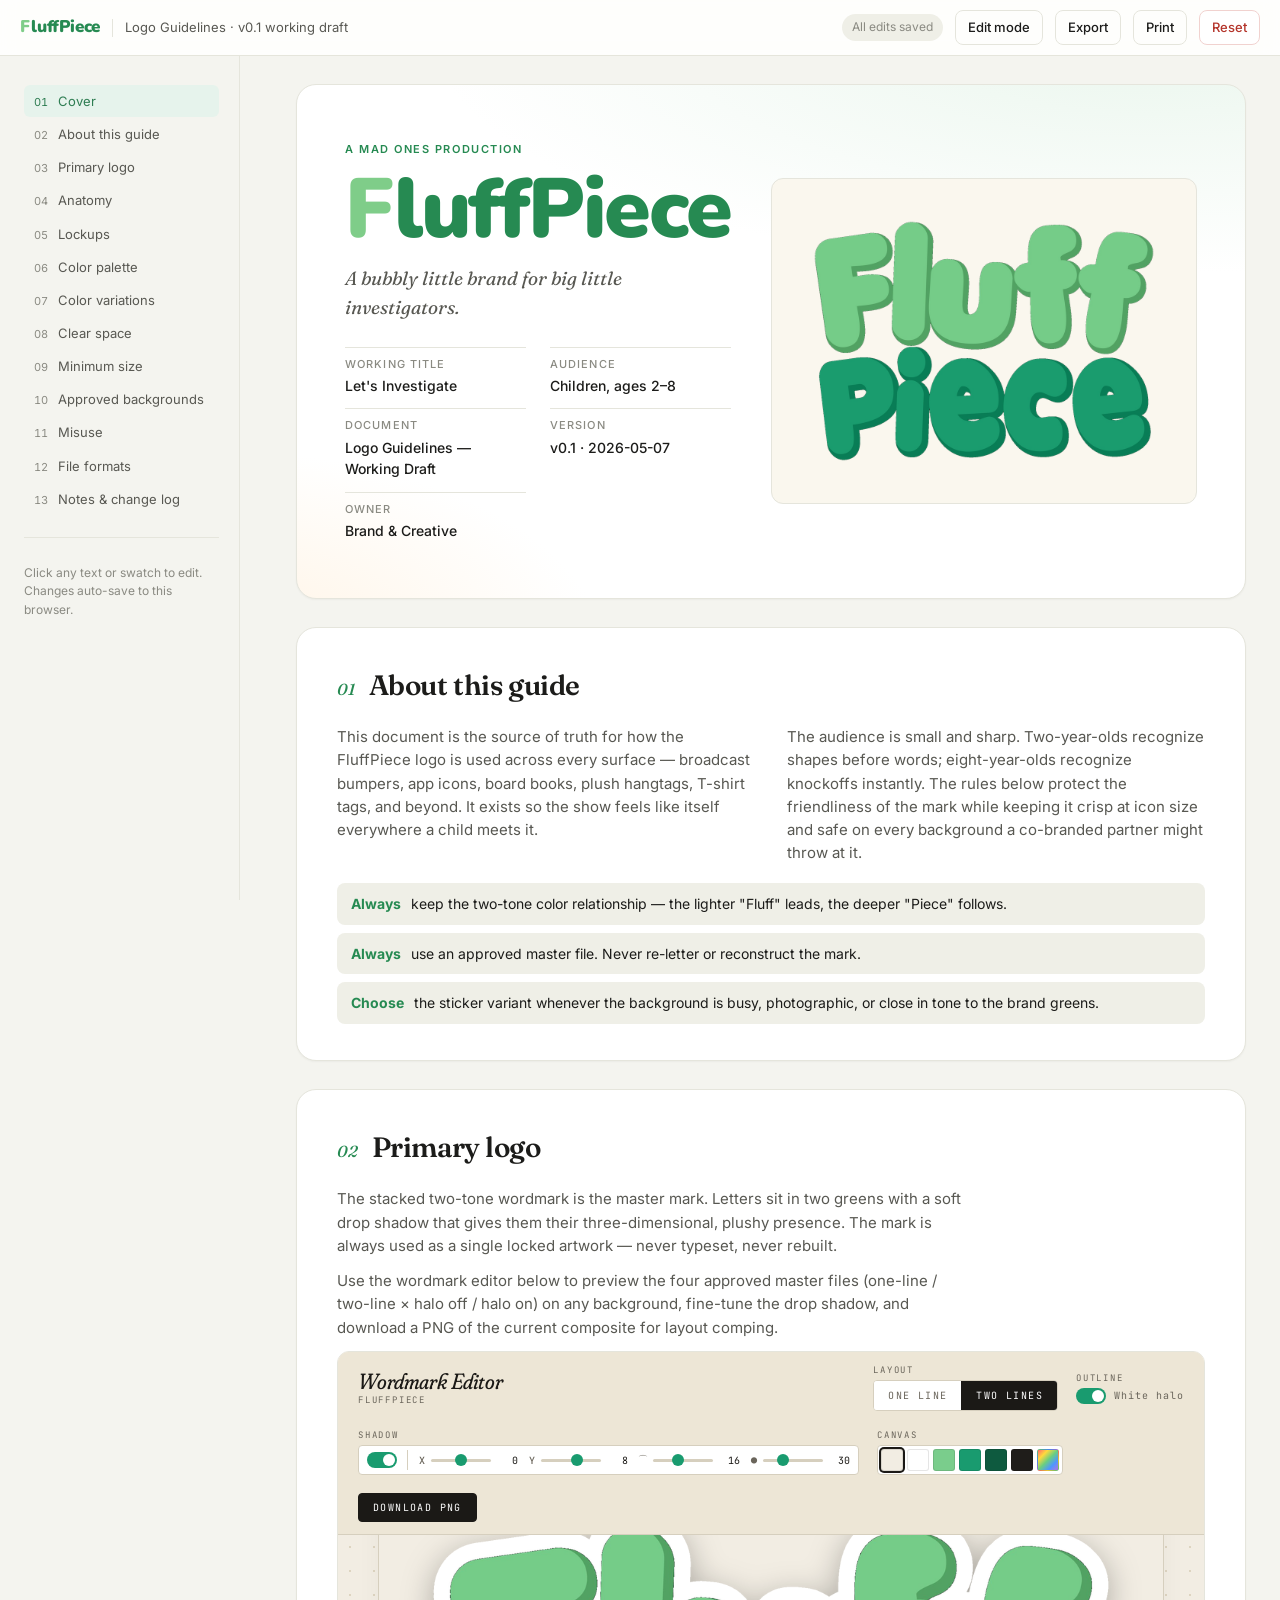
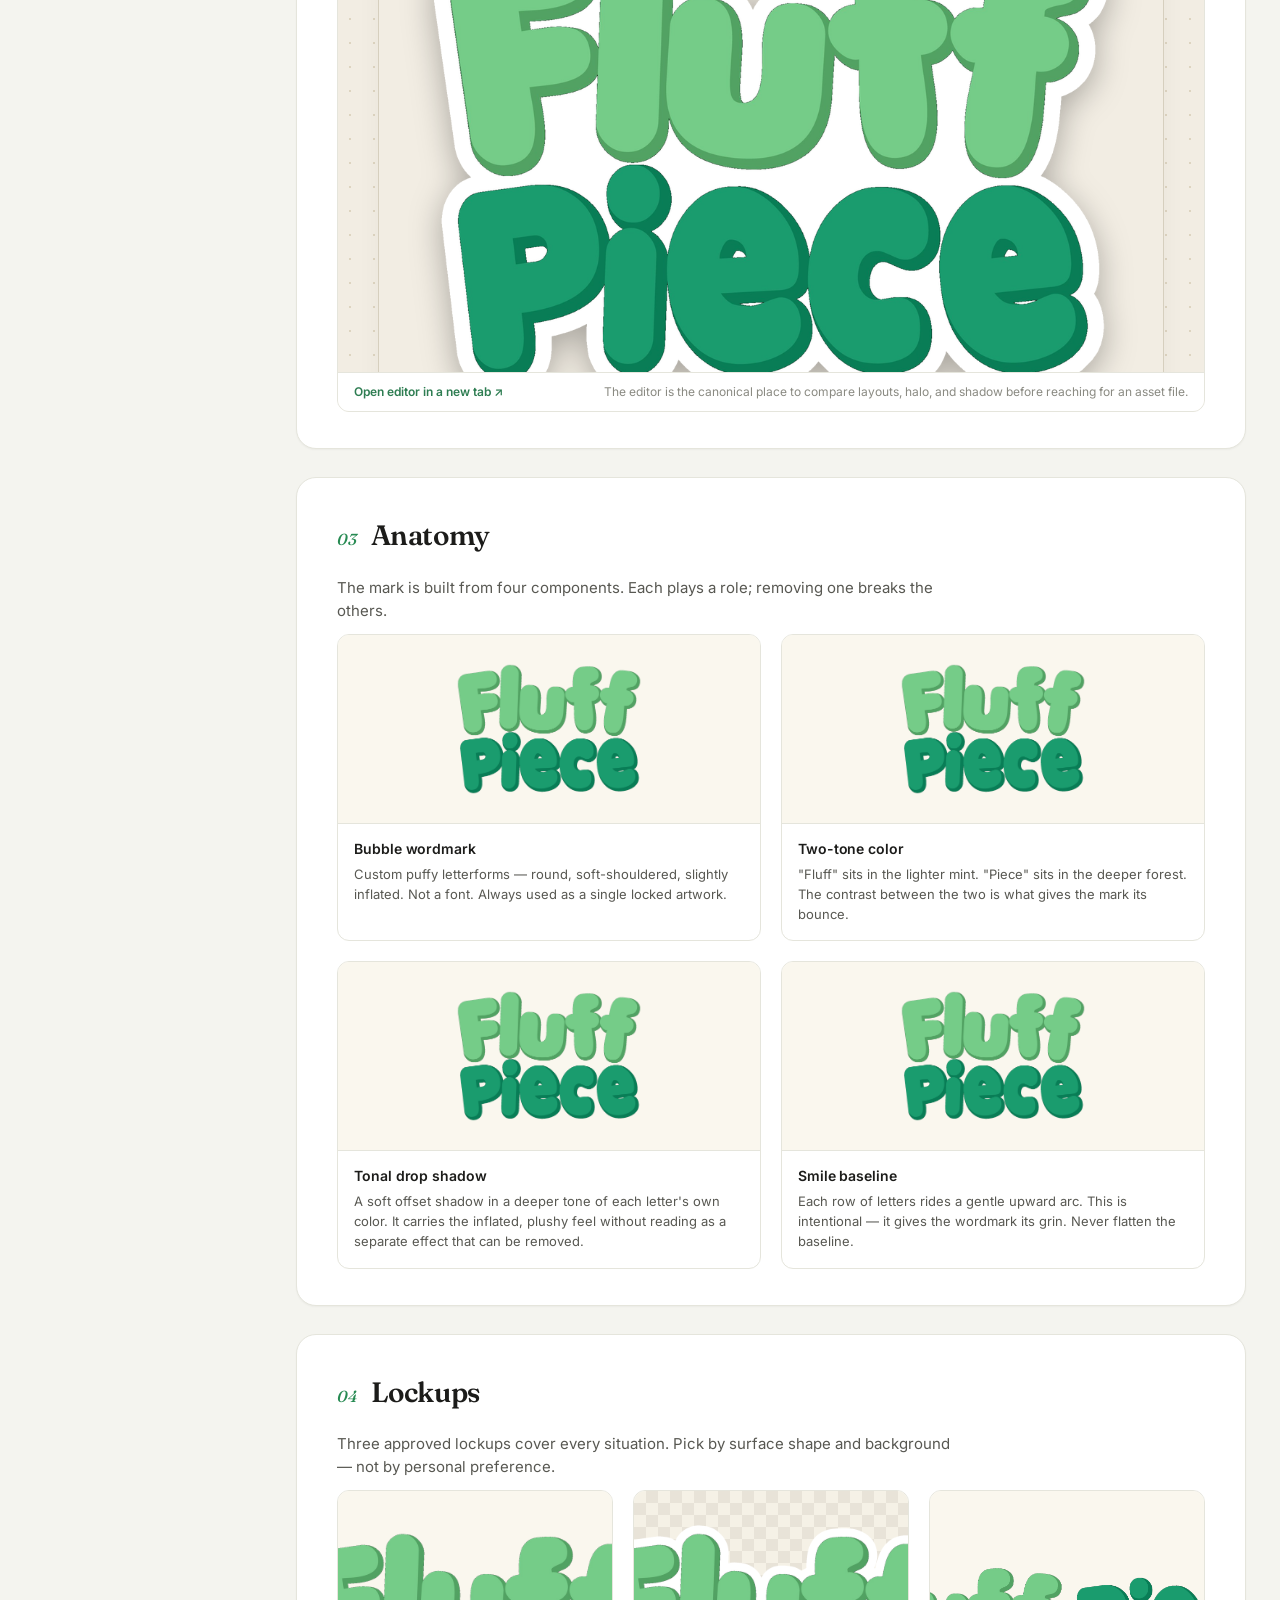
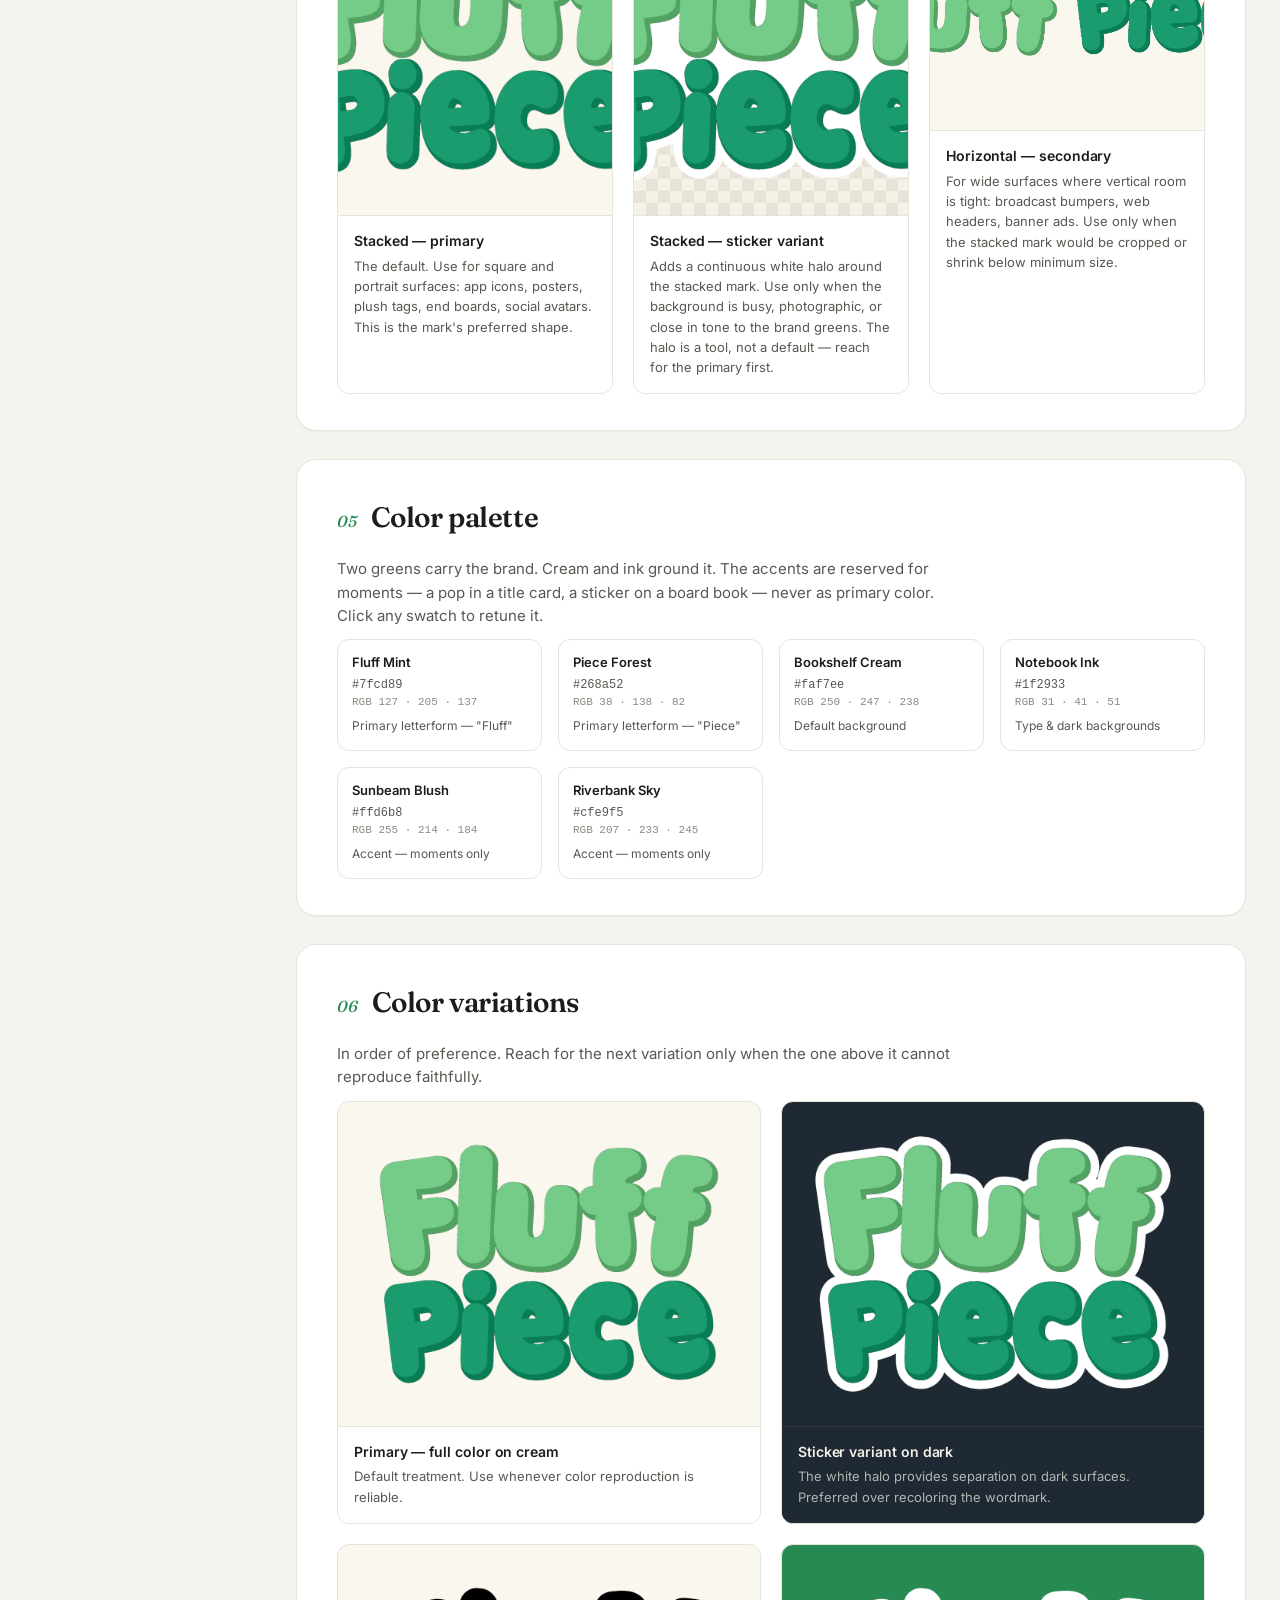
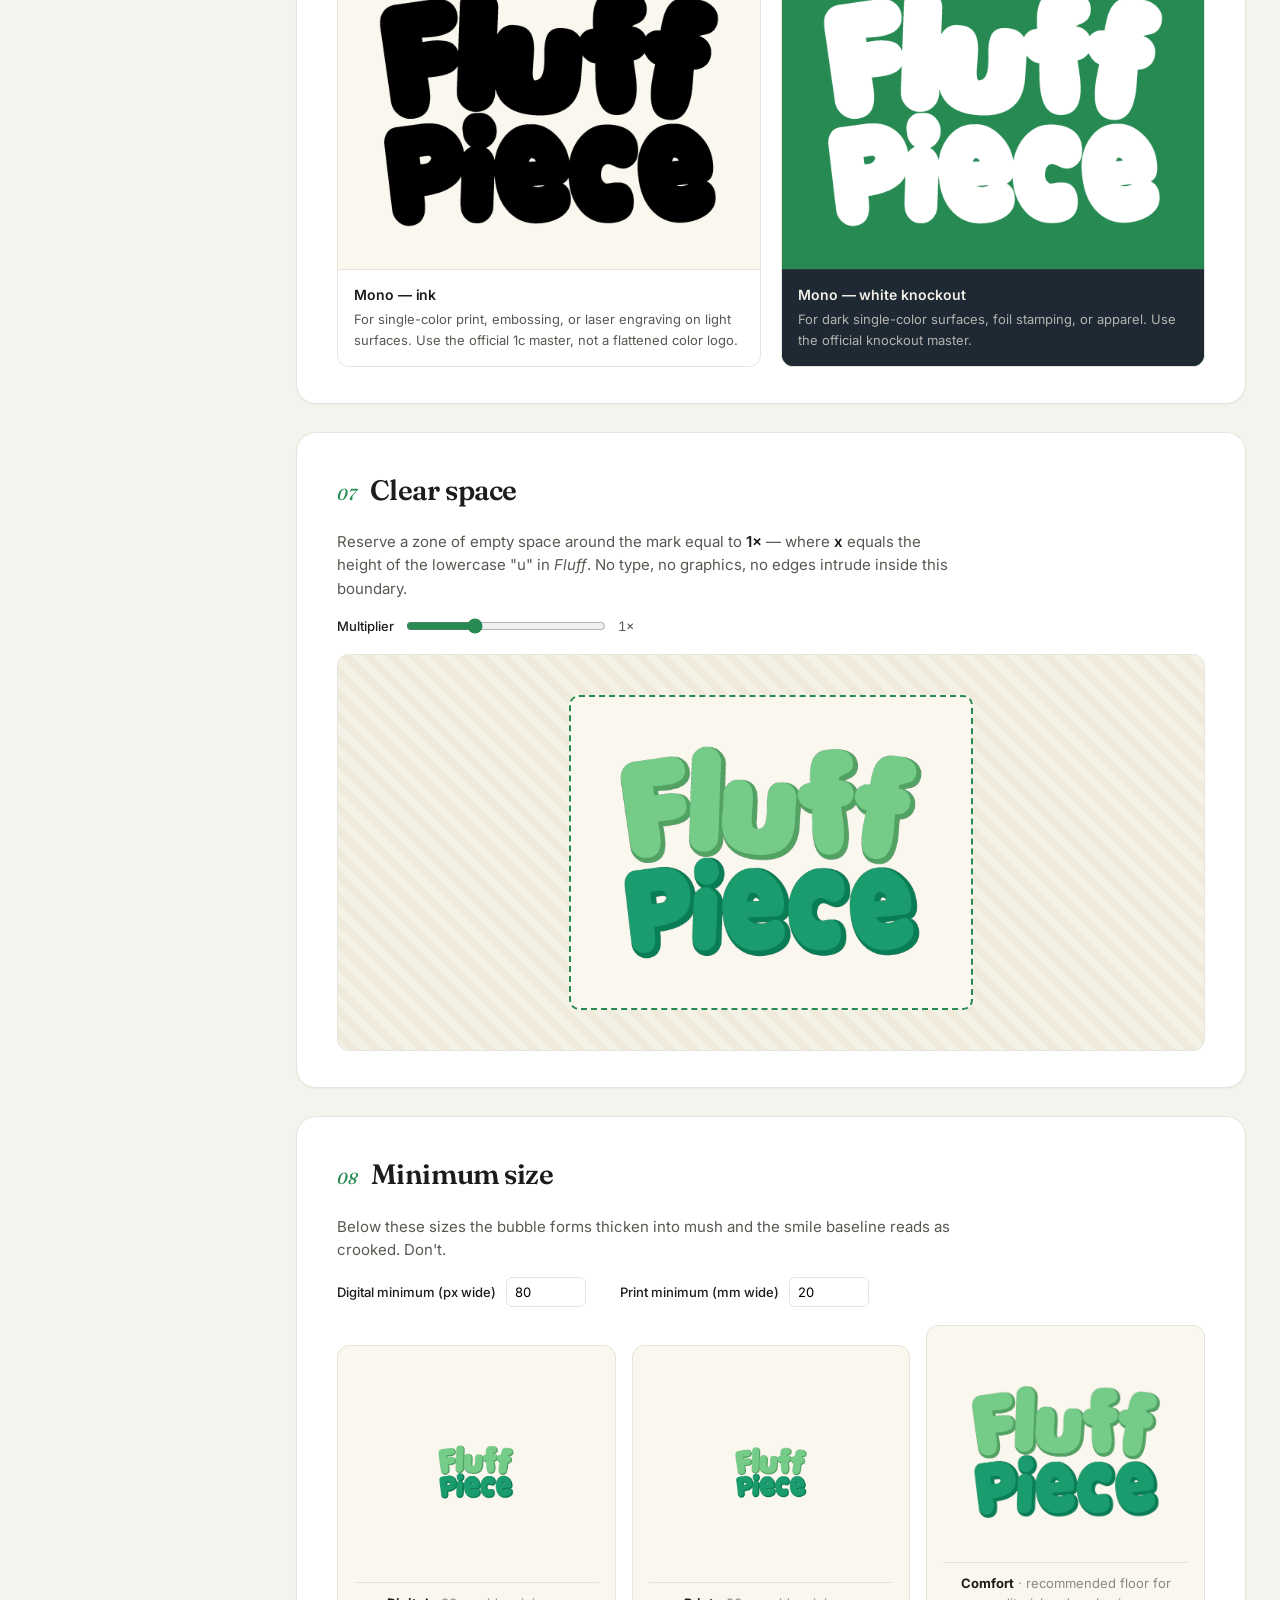
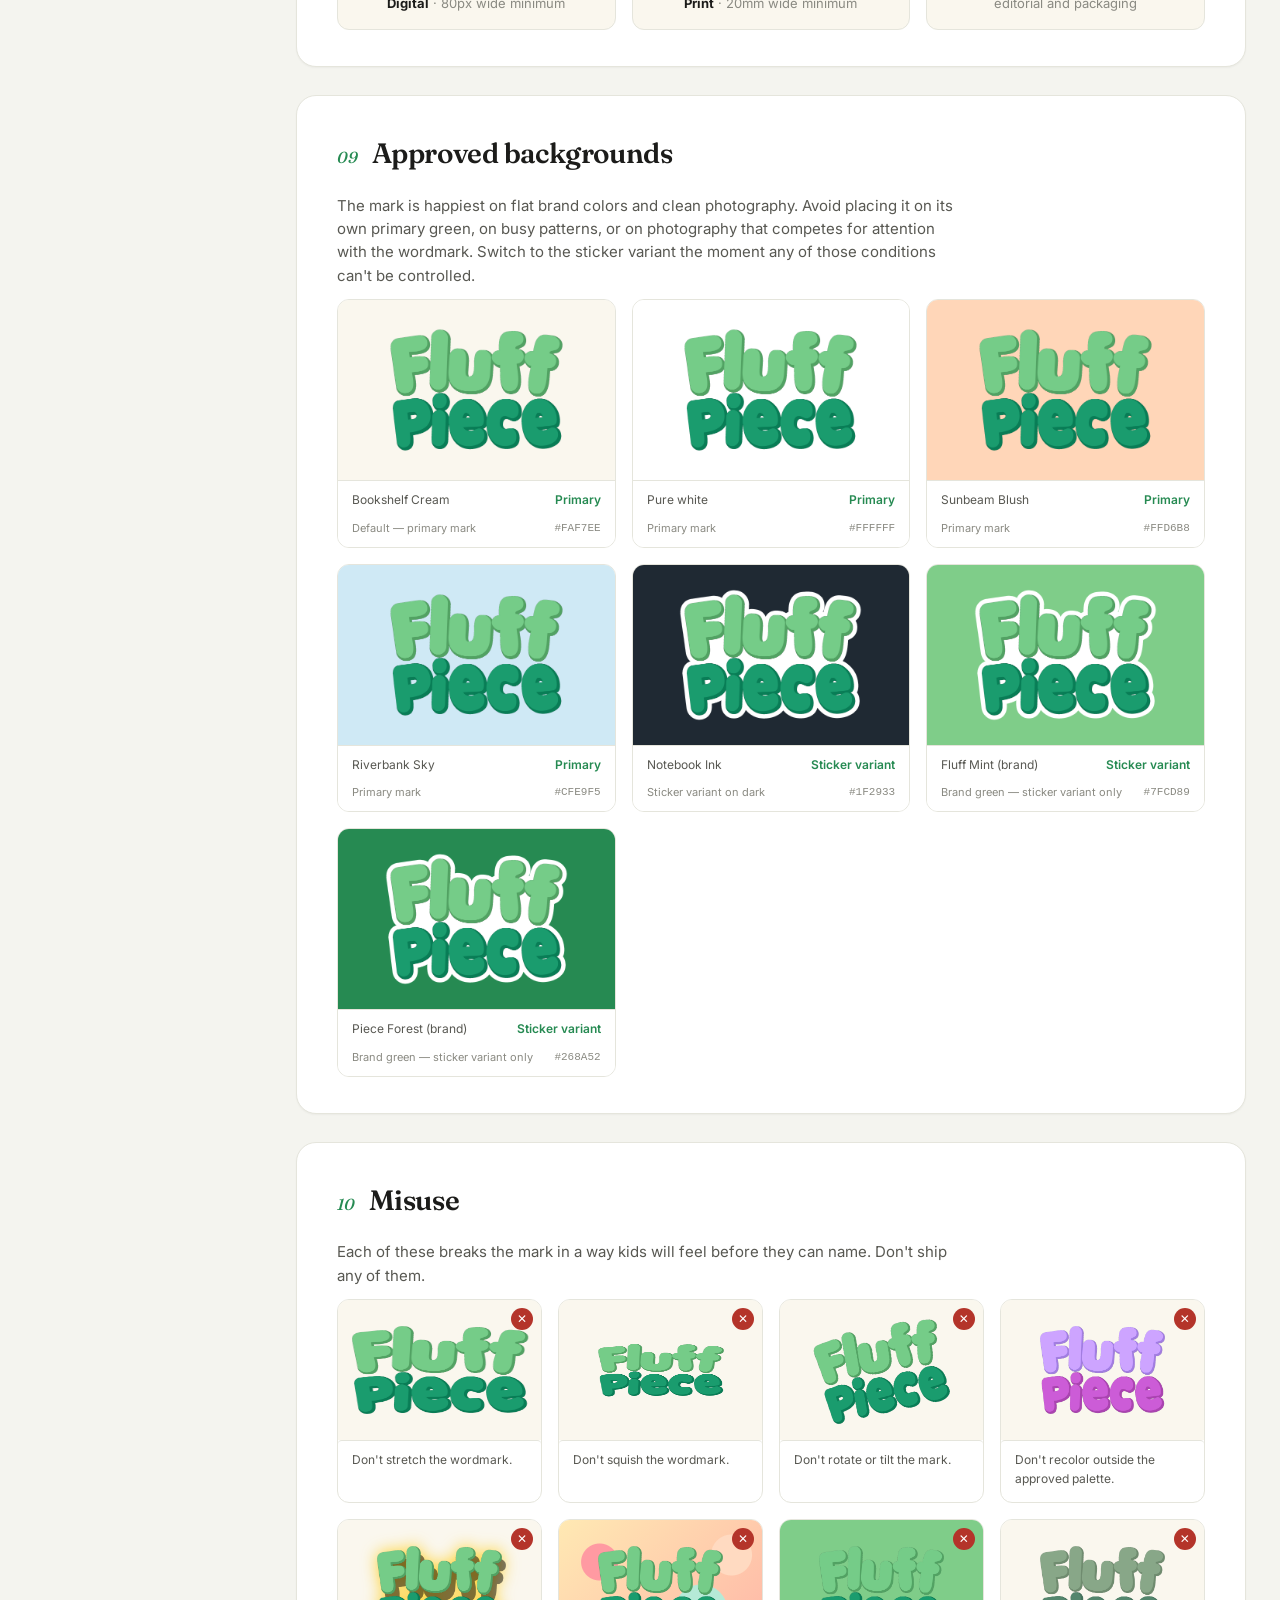
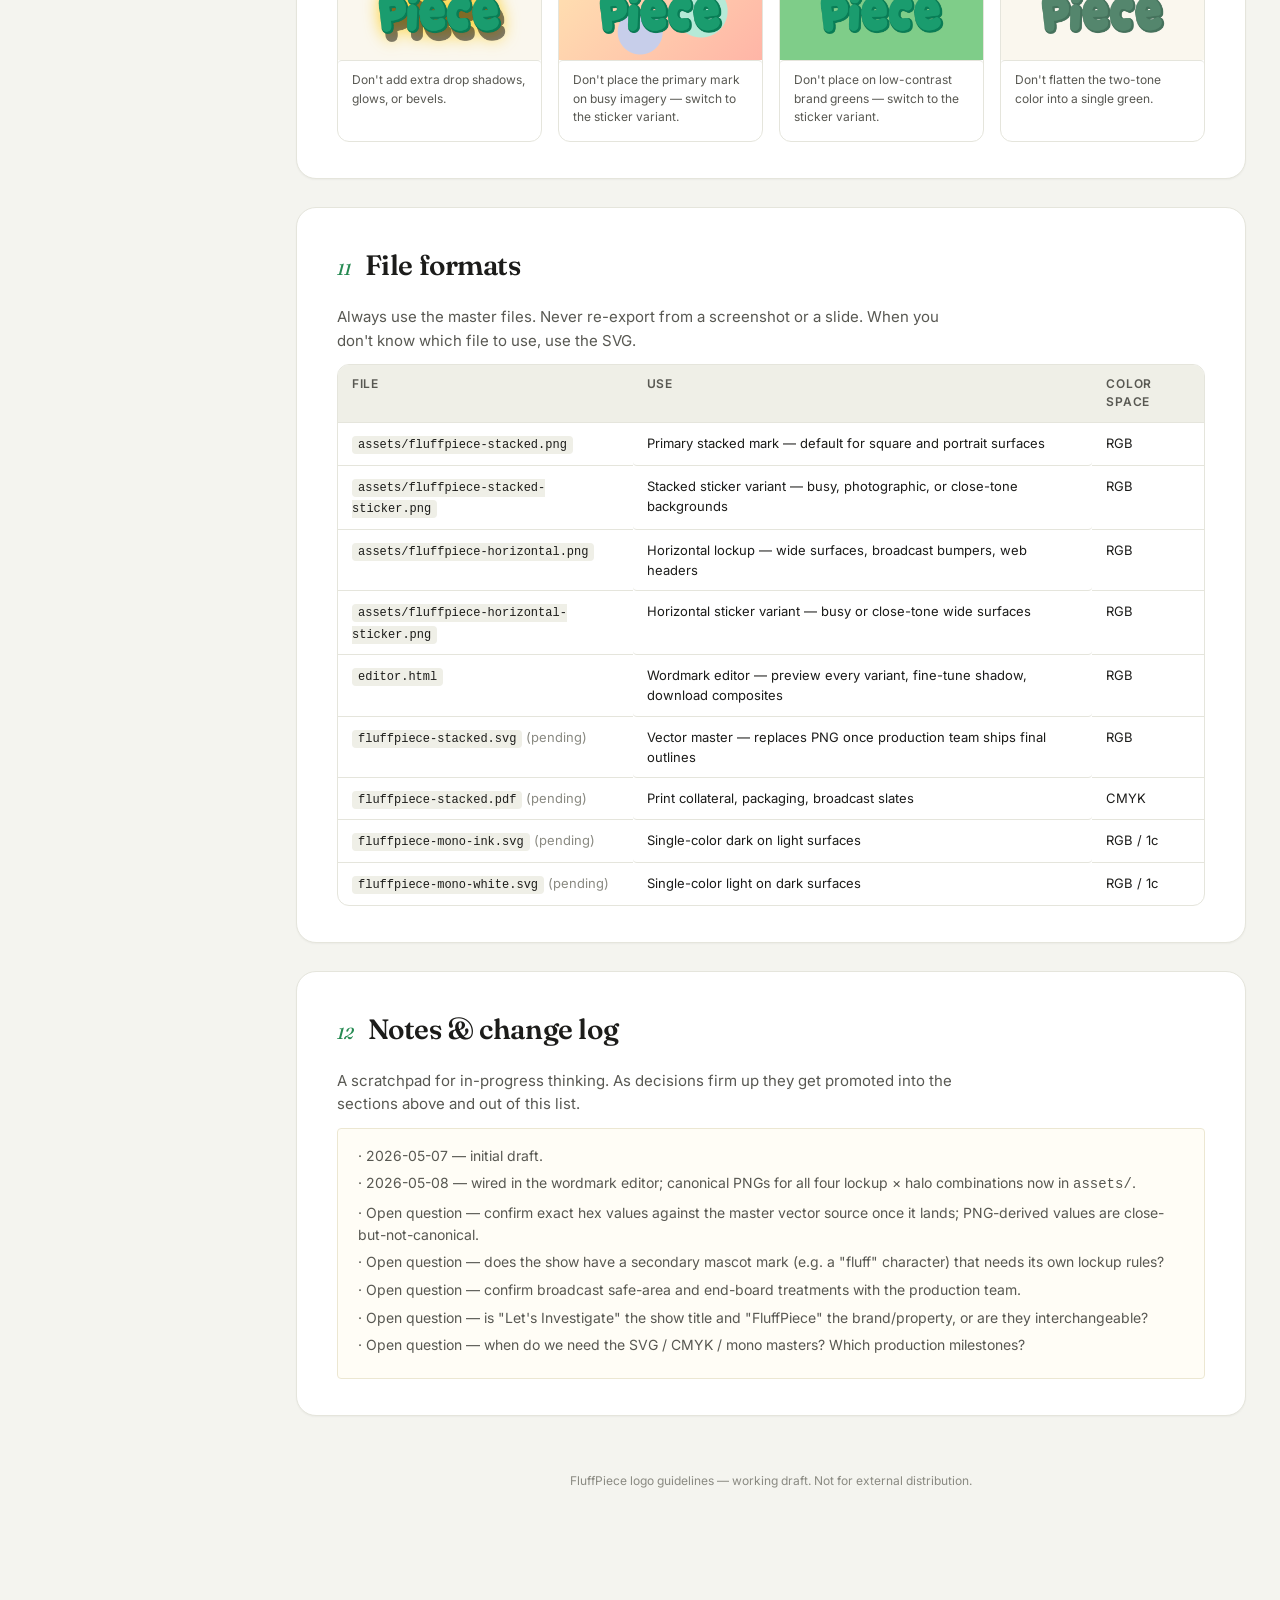
<file: index.html>
<!doctype html>
<html lang="en">
<head>
  <meta charset="utf-8" />
  <meta name="viewport" content="width=device-width,initial-scale=1" />
  <title>FluffPiece — Logo Guidelines (Working Draft)</title>
  <link rel="preconnect" href="https://fonts.googleapis.com" />
  <link rel="preconnect" href="https://fonts.gstatic.com" crossorigin />
  <link href="https://fonts.googleapis.com/css2?family=Fraunces:opsz,wght@9..144,500;9..144,700&family=Inter:wght@400;500;600;700&family=Nunito:wght@700;800;900&display=swap" rel="stylesheet" />
  <link rel="stylesheet" href="styles.css" />
</head>
<body data-mode="edit">
  <!-- Top toolbar -->
  <header class="toolbar">
    <div class="toolbar-left">
      <span class="toolbar-mark">FluffPiece</span>
      <span class="toolbar-divider"></span>
      <span class="toolbar-doc">Logo Guidelines · v0.1 working draft</span>
    </div>
    <div class="toolbar-right">
      <span class="save-status" id="saveStatus">All edits saved</span>
      <button class="btn btn-ghost" id="modeToggle" title="Toggle edit/presentation">Edit mode</button>
      <button class="btn btn-ghost" id="exportBtn" title="Download current state as JSON">Export</button>
      <button class="btn btn-ghost" id="printBtn" title="Print or save as PDF">Print</button>
      <button class="btn btn-danger" id="resetBtn" title="Reset to defaults">Reset</button>
    </div>
  </header>

  <div class="layout">
    <!-- Side nav -->
    <nav class="sidenav" aria-label="Section navigation">
      <ol>
        <li><a href="#cover">Cover</a></li>
        <li><a href="#about">About this guide</a></li>
        <li><a href="#primary">Primary logo</a></li>
        <li><a href="#anatomy">Anatomy</a></li>
        <li><a href="#lockups">Lockups</a></li>
        <li><a href="#palette">Color palette</a></li>
        <li><a href="#variations">Color variations</a></li>
        <li><a href="#clearspace">Clear space</a></li>
        <li><a href="#minsize">Minimum size</a></li>
        <li><a href="#backgrounds">Approved backgrounds</a></li>
        <li><a href="#misuse">Misuse</a></li>
        <li><a href="#files">File formats</a></li>
        <li><a href="#notes">Notes &amp; change log</a></li>
      </ol>
      <div class="sidenav-footer">
        <p class="muted small">Click any text or swatch to edit. Changes auto-save to this browser.</p>
      </div>
    </nav>

    <main class="content">

      <!-- COVER ============================================================ -->
      <section id="cover" class="section section-cover">
        <div class="cover-grid">
          <div class="cover-text">
            <p class="eyebrow" data-edit="cover.eyebrow">A Mad Ones Production</p>
            <h1 class="cover-title" data-edit="cover.title">FluffPiece</h1>
            <p class="cover-tagline" data-edit="cover.tagline">A bubbly little brand for big little investigators.</p>
            <dl class="cover-meta">
              <div><dt>Working title</dt><dd data-edit="cover.workingTitle">Let's Investigate</dd></div>
              <div><dt>Audience</dt><dd data-edit="cover.audience">Children, ages 2–8</dd></div>
              <div><dt>Document</dt><dd data-edit="cover.docName">Logo Guidelines — Working Draft</dd></div>
              <div><dt>Version</dt><dd data-edit="cover.version">v0.1 · 2026-05-07</dd></div>
              <div><dt>Owner</dt><dd data-edit="cover.owner">Brand &amp; Creative</dd></div>
            </dl>
          </div>
          <div class="cover-stage">
            <div class="logo-stage logo-stage-tall">
              <img class="logo-img logo-stacked" src="assets/fluffpiece-stacked.png" alt="FluffPiece logo" data-fallback="assets/fluffpiece-horizontal.png" />
            </div>
          </div>
        </div>
      </section>

      <!-- ABOUT ============================================================ -->
      <section id="about" class="section">
        <header class="section-head">
          <span class="section-num">01</span>
          <h2 data-edit="about.title">About this guide</h2>
        </header>
        <div class="prose two-col">
          <p data-edit="about.p1">This document is the source of truth for how the FluffPiece logo is used across every surface — broadcast bumpers, app icons, board books, plush hangtags, T-shirt tags, and beyond. It exists so the show feels like itself everywhere a child meets it.</p>
          <p data-edit="about.p2">The audience is small and sharp. Two-year-olds recognize shapes before words; eight-year-olds recognize knockoffs instantly. The rules below protect the friendliness of the mark while keeping it crisp at icon size and safe on every background a co-branded partner might throw at it.</p>
        </div>
        <ul class="callout-list">
          <li data-edit="about.callout1"><strong>Always</strong> keep the two-tone color relationship — the lighter "Fluff" leads, the deeper "Piece" follows.</li>
          <li data-edit="about.callout2"><strong>Always</strong> use an approved master file. Never re-letter or reconstruct the mark.</li>
          <li data-edit="about.callout3"><strong>Choose</strong> the sticker variant whenever the background is busy, photographic, or close in tone to the brand greens.</li>
        </ul>
      </section>

      <!-- PRIMARY ========================================================== -->
      <section id="primary" class="section">
        <header class="section-head">
          <span class="section-num">02</span>
          <h2 data-edit="primary.title">Primary logo</h2>
        </header>
        <div class="prose">
          <p data-edit="primary.p1">The stacked two-tone wordmark is the master mark. Letters sit in two greens with a soft drop shadow that gives them their three-dimensional, plushy presence. The mark is always used as a single locked artwork — never typeset, never rebuilt.</p>
          <p data-edit="primary.p2">Use the wordmark editor below to preview the four approved master files (one-line / two-line × halo off / halo on) on any background, fine-tune the drop shadow, and download a PNG of the current composite for layout comping.</p>
        </div>
        <div class="editor-shell">
          <iframe
            class="editor-frame"
            src="editor.html"
            title="FluffPiece Wordmark Editor"
            loading="lazy"
            referrerpolicy="no-referrer"
          ></iframe>
          <div class="editor-foot">
            <a href="editor.html" target="_blank" rel="noopener">Open editor in a new tab ↗</a>
            <span class="muted small">The editor is the canonical place to compare layouts, halo, and shadow before reaching for an asset file.</span>
          </div>
        </div>
      </section>

      <!-- ANATOMY ========================================================== -->
      <section id="anatomy" class="section">
        <header class="section-head">
          <span class="section-num">03</span>
          <h2 data-edit="anatomy.title">Anatomy</h2>
        </header>
        <div class="prose">
          <p data-edit="anatomy.p1">The mark is built from four components. Each plays a role; removing one breaks the others.</p>
        </div>
        <div class="anatomy-grid">
          <figure class="anatomy-card">
            <div class="anatomy-thumb"><img src="assets/fluffpiece-stacked.png" data-fallback="assets/fluffpiece-horizontal.png" alt="" /></div>
            <figcaption>
              <h4 data-edit="anatomy.c1.title">Bubble wordmark</h4>
              <p data-edit="anatomy.c1.body">Custom puffy letterforms — round, soft-shouldered, slightly inflated. Not a font. Always used as a single locked artwork.</p>
            </figcaption>
          </figure>
          <figure class="anatomy-card">
            <div class="anatomy-thumb"><img src="assets/fluffpiece-stacked.png" data-fallback="assets/fluffpiece-horizontal.png" alt="" /></div>
            <figcaption>
              <h4 data-edit="anatomy.c2.title">Two-tone color</h4>
              <p data-edit="anatomy.c2.body">"Fluff" sits in the lighter mint. "Piece" sits in the deeper forest. The contrast between the two is what gives the mark its bounce.</p>
            </figcaption>
          </figure>
          <figure class="anatomy-card">
            <div class="anatomy-thumb"><img src="assets/fluffpiece-stacked.png" data-fallback="assets/fluffpiece-horizontal.png" alt="" /></div>
            <figcaption>
              <h4 data-edit="anatomy.c3.title">Tonal drop shadow</h4>
              <p data-edit="anatomy.c3.body">A soft offset shadow in a deeper tone of each letter's own color. It carries the inflated, plushy feel without reading as a separate effect that can be removed.</p>
            </figcaption>
          </figure>
          <figure class="anatomy-card">
            <div class="anatomy-thumb"><img src="assets/fluffpiece-stacked.png" data-fallback="assets/fluffpiece-horizontal.png" alt="" /></div>
            <figcaption>
              <h4 data-edit="anatomy.c4.title">Smile baseline</h4>
              <p data-edit="anatomy.c4.body">Each row of letters rides a gentle upward arc. This is intentional — it gives the wordmark its grin. Never flatten the baseline.</p>
            </figcaption>
          </figure>
        </div>
      </section>

      <!-- LOCKUPS ========================================================== -->
      <section id="lockups" class="section">
        <header class="section-head">
          <span class="section-num">04</span>
          <h2 data-edit="lockups.title">Lockups</h2>
        </header>
        <div class="prose">
          <p data-edit="lockups.p1">Three approved lockups cover every situation. Pick by surface shape and background — not by personal preference.</p>
        </div>
        <div class="lockup-grid">
          <figure class="lockup-card">
            <div class="logo-stage logo-stage-tall">
              <img class="logo-img logo-stacked" src="assets/fluffpiece-stacked.png" data-fallback="assets/fluffpiece-horizontal.png" alt="" />
            </div>
            <figcaption>
              <h4 data-edit="lockups.l1.title">Stacked — primary</h4>
              <p data-edit="lockups.l1.body">The default. Use for square and portrait surfaces: app icons, posters, plush tags, end boards, social avatars. This is the mark's preferred shape.</p>
            </figcaption>
          </figure>
          <figure class="lockup-card">
            <div class="logo-stage logo-stage-tall logo-stage-checker">
              <img class="logo-img logo-stacked" src="assets/fluffpiece-stacked-sticker.png" data-fallback="assets/fluffpiece-horizontal.png" alt="" />
            </div>
            <figcaption>
              <h4 data-edit="lockups.l2.title">Stacked — sticker variant</h4>
              <p data-edit="lockups.l2.body">Adds a continuous white halo around the stacked mark. Use only when the background is busy, photographic, or close in tone to the brand greens. The halo is a tool, not a default — reach for the primary first.</p>
            </figcaption>
          </figure>
          <figure class="lockup-card">
            <div class="logo-stage logo-stage-wide">
              <img class="logo-img logo-horizontal" src="assets/fluffpiece-horizontal.png" alt="" />
            </div>
            <figcaption>
              <h4 data-edit="lockups.l3.title">Horizontal — secondary</h4>
              <p data-edit="lockups.l3.body">For wide surfaces where vertical room is tight: broadcast bumpers, web headers, banner ads. Use only when the stacked mark would be cropped or shrink below minimum size.</p>
            </figcaption>
          </figure>
        </div>
      </section>

      <!-- PALETTE ========================================================== -->
      <section id="palette" class="section">
        <header class="section-head">
          <span class="section-num">05</span>
          <h2 data-edit="palette.title">Color palette</h2>
        </header>
        <div class="prose">
          <p data-edit="palette.p1">Two greens carry the brand. Cream and ink ground it. The accents are reserved for moments — a pop in a title card, a sticker on a board book — never as primary color. Click any swatch to retune it.</p>
        </div>
        <div class="palette-grid" id="paletteGrid"><!-- injected by JS --></div>
      </section>

      <!-- VARIATIONS ======================================================= -->
      <section id="variations" class="section">
        <header class="section-head">
          <span class="section-num">06</span>
          <h2 data-edit="variations.title">Color variations</h2>
        </header>
        <div class="prose">
          <p data-edit="variations.p1">In order of preference. Reach for the next variation only when the one above it cannot reproduce faithfully.</p>
        </div>
        <div class="variations-grid">
          <figure class="variation-card" style="background: var(--c-cream)">
            <div class="logo-stage logo-stage-tall"><img class="logo-img logo-stacked" src="assets/fluffpiece-stacked.png" data-fallback="assets/fluffpiece-horizontal.png" alt="" /></div>
            <figcaption>
              <h4 data-edit="variations.v1.title">Primary — full color on cream</h4>
              <p data-edit="variations.v1.body">Default treatment. Use whenever color reproduction is reliable.</p>
            </figcaption>
          </figure>
          <figure class="variation-card" style="background: var(--c-ink)">
            <div class="logo-stage logo-stage-tall"><img class="logo-img logo-stacked" src="assets/fluffpiece-stacked-sticker.png" data-fallback="assets/fluffpiece-horizontal.png" alt="" /></div>
            <figcaption class="on-dark">
              <h4 data-edit="variations.v2.title">Sticker variant on dark</h4>
              <p data-edit="variations.v2.body">The white halo provides separation on dark surfaces. Preferred over recoloring the wordmark.</p>
            </figcaption>
          </figure>
          <figure class="variation-card" style="background: var(--c-cream)">
            <div class="logo-stage logo-stage-tall"><img class="logo-img logo-stacked mono-dark" src="assets/fluffpiece-stacked.png" data-fallback="assets/fluffpiece-horizontal.png" alt="" /></div>
            <figcaption>
              <h4 data-edit="variations.v3.title">Mono — ink</h4>
              <p data-edit="variations.v3.body">For single-color print, embossing, or laser engraving on light surfaces. Use the official 1c master, not a flattened color logo.</p>
            </figcaption>
          </figure>
          <figure class="variation-card" style="background: var(--c-forest)">
            <div class="logo-stage logo-stage-tall"><img class="logo-img logo-stacked mono-light" src="assets/fluffpiece-stacked.png" data-fallback="assets/fluffpiece-horizontal.png" alt="" /></div>
            <figcaption class="on-dark">
              <h4 data-edit="variations.v4.title">Mono — white knockout</h4>
              <p data-edit="variations.v4.body">For dark single-color surfaces, foil stamping, or apparel. Use the official knockout master.</p>
            </figcaption>
          </figure>
        </div>
      </section>

      <!-- CLEAR SPACE ====================================================== -->
      <section id="clearspace" class="section">
        <header class="section-head">
          <span class="section-num">07</span>
          <h2 data-edit="clearspace.title">Clear space</h2>
        </header>
        <div class="prose">
          <p data-edit="clearspace.p1">Reserve a zone of empty space around the mark equal to <strong><span id="clearXLabel">1</span>×</strong> — where <strong>x</strong> equals the height of the lowercase "u" in <em>Fluff</em>. No type, no graphics, no edges intrude inside this boundary.</p>
        </div>
        <div class="control-row">
          <label for="clearX">Multiplier</label>
          <input type="range" id="clearX" min="0.5" max="2" step="0.25" value="1" />
          <output id="clearXOut">1×</output>
        </div>
        <div class="clearspace-stage" id="clearspaceStage">
          <div class="clearspace-box">
            <img class="logo-img logo-stacked" src="assets/fluffpiece-stacked.png" data-fallback="assets/fluffpiece-horizontal.png" alt="" />
          </div>
        </div>
      </section>

      <!-- MIN SIZE ========================================================= -->
      <section id="minsize" class="section">
        <header class="section-head">
          <span class="section-num">08</span>
          <h2 data-edit="minsize.title">Minimum size</h2>
        </header>
        <div class="prose">
          <p data-edit="minsize.p1">Below these sizes the bubble forms thicken into mush and the smile baseline reads as crooked. Don't.</p>
        </div>
        <div class="control-row">
          <label for="minDigital">Digital minimum (px wide)</label>
          <input type="number" id="minDigital" min="40" max="200" step="4" value="80" />
          <label for="minPrint" style="margin-left:24px">Print minimum (mm wide)</label>
          <input type="number" id="minPrint" min="10" max="60" step="1" value="20" />
        </div>
        <div class="minsize-stage">
          <figure>
            <div class="minsize-frame"><img class="logo-img logo-stacked" id="minDigitalLogo" src="assets/fluffpiece-stacked.png" data-fallback="assets/fluffpiece-horizontal.png" alt="" /></div>
            <figcaption><strong>Digital</strong><span class="muted"> · <span id="minDigitalLabel">80</span>px wide minimum</span></figcaption>
          </figure>
          <figure>
            <div class="minsize-frame"><img class="logo-img logo-stacked" id="minPrintLogo" src="assets/fluffpiece-stacked.png" data-fallback="assets/fluffpiece-horizontal.png" alt="" /></div>
            <figcaption><strong>Print</strong><span class="muted"> · <span id="minPrintLabel">20</span>mm wide minimum</span></figcaption>
          </figure>
          <figure>
            <div class="minsize-frame"><img class="logo-img logo-stacked" id="minComfortLogo" src="assets/fluffpiece-stacked.png" data-fallback="assets/fluffpiece-horizontal.png" alt="" /></div>
            <figcaption><strong>Comfort</strong><span class="muted"> · recommended floor for editorial and packaging</span></figcaption>
          </figure>
        </div>
      </section>

      <!-- BACKGROUNDS ====================================================== -->
      <section id="backgrounds" class="section">
        <header class="section-head">
          <span class="section-num">09</span>
          <h2 data-edit="backgrounds.title">Approved backgrounds</h2>
        </header>
        <div class="prose">
          <p data-edit="backgrounds.p1">The mark is happiest on flat brand colors and clean photography. Avoid placing it on its own primary green, on busy patterns, or on photography that competes for attention with the wordmark. Switch to the sticker variant the moment any of those conditions can't be controlled.</p>
        </div>
        <div class="bg-grid" id="bgGrid"><!-- injected by JS --></div>
      </section>

      <!-- MISUSE =========================================================== -->
      <section id="misuse" class="section">
        <header class="section-head">
          <span class="section-num">10</span>
          <h2 data-edit="misuse.title">Misuse</h2>
        </header>
        <div class="prose">
          <p data-edit="misuse.p1">Each of these breaks the mark in a way kids will feel before they can name. Don't ship any of them.</p>
        </div>
        <div class="misuse-grid">
          <figure class="misuse-card"><div class="misuse-frame"><img class="logo-img logo-stacked misuse-stretch" src="assets/fluffpiece-stacked.png" data-fallback="assets/fluffpiece-horizontal.png" alt="" /></div><figcaption data-edit="misuse.m1">Don't stretch the wordmark.</figcaption></figure>
          <figure class="misuse-card"><div class="misuse-frame"><img class="logo-img logo-stacked misuse-squish" src="assets/fluffpiece-stacked.png" data-fallback="assets/fluffpiece-horizontal.png" alt="" /></div><figcaption data-edit="misuse.m2">Don't squish the wordmark.</figcaption></figure>
          <figure class="misuse-card"><div class="misuse-frame"><img class="logo-img logo-stacked misuse-rotate" src="assets/fluffpiece-stacked.png" data-fallback="assets/fluffpiece-horizontal.png" alt="" /></div><figcaption data-edit="misuse.m3">Don't rotate or tilt the mark.</figcaption></figure>
          <figure class="misuse-card"><div class="misuse-frame"><img class="logo-img logo-stacked misuse-recolor" src="assets/fluffpiece-stacked.png" data-fallback="assets/fluffpiece-horizontal.png" alt="" /></div><figcaption data-edit="misuse.m4">Don't recolor outside the approved palette.</figcaption></figure>
          <figure class="misuse-card"><div class="misuse-frame"><img class="logo-img logo-stacked misuse-shadow" src="assets/fluffpiece-stacked.png" data-fallback="assets/fluffpiece-horizontal.png" alt="" /></div><figcaption data-edit="misuse.m5">Don't add extra drop shadows, glows, or bevels.</figcaption></figure>
          <figure class="misuse-card"><div class="misuse-frame misuse-bg-busy"><img class="logo-img logo-stacked" src="assets/fluffpiece-stacked.png" data-fallback="assets/fluffpiece-horizontal.png" alt="" /></div><figcaption data-edit="misuse.m6">Don't place the primary mark on busy imagery — switch to the sticker variant.</figcaption></figure>
          <figure class="misuse-card"><div class="misuse-frame misuse-bg-low"><img class="logo-img logo-stacked" src="assets/fluffpiece-stacked.png" data-fallback="assets/fluffpiece-horizontal.png" alt="" /></div><figcaption data-edit="misuse.m7">Don't place on low-contrast brand greens — switch to the sticker variant.</figcaption></figure>
          <figure class="misuse-card"><div class="misuse-frame"><img class="logo-img logo-stacked misuse-flatten" src="assets/fluffpiece-stacked.png" data-fallback="assets/fluffpiece-horizontal.png" alt="" /></div><figcaption data-edit="misuse.m8">Don't flatten the two-tone color into a single green.</figcaption></figure>
        </div>
      </section>

      <!-- FILES ============================================================ -->
      <section id="files" class="section">
        <header class="section-head">
          <span class="section-num">11</span>
          <h2 data-edit="files.title">File formats</h2>
        </header>
        <div class="prose">
          <p data-edit="files.p1">Always use the master files. Never re-export from a screenshot or a slide. When you don't know which file to use, use the SVG.</p>
        </div>
        <table class="files-table">
          <thead><tr><th>File</th><th>Use</th><th>Color space</th></tr></thead>
          <tbody>
            <tr><td><code>assets/fluffpiece-stacked.png</code></td><td data-edit="files.stacked">Primary stacked mark — default for square and portrait surfaces</td><td>RGB</td></tr>
            <tr><td><code>assets/fluffpiece-stacked-sticker.png</code></td><td data-edit="files.stackedSticker">Stacked sticker variant — busy, photographic, or close-tone backgrounds</td><td>RGB</td></tr>
            <tr><td><code>assets/fluffpiece-horizontal.png</code></td><td data-edit="files.horizontal">Horizontal lockup — wide surfaces, broadcast bumpers, web headers</td><td>RGB</td></tr>
            <tr><td><code>assets/fluffpiece-horizontal-sticker.png</code></td><td data-edit="files.horizontalSticker">Horizontal sticker variant — busy or close-tone wide surfaces</td><td>RGB</td></tr>
            <tr><td><code>editor.html</code></td><td data-edit="files.editor">Wordmark editor — preview every variant, fine-tune shadow, download composites</td><td>RGB</td></tr>
            <tr><td><code>fluffpiece-stacked.svg</code> <span class="muted">(pending)</span></td><td data-edit="files.svg">Vector master — replaces PNG once production team ships final outlines</td><td>RGB</td></tr>
            <tr><td><code>fluffpiece-stacked.pdf</code> <span class="muted">(pending)</span></td><td data-edit="files.pdf">Print collateral, packaging, broadcast slates</td><td>CMYK</td></tr>
            <tr><td><code>fluffpiece-mono-ink.svg</code> <span class="muted">(pending)</span></td><td data-edit="files.monoInk">Single-color dark on light surfaces</td><td>RGB / 1c</td></tr>
            <tr><td><code>fluffpiece-mono-white.svg</code> <span class="muted">(pending)</span></td><td data-edit="files.monoWhite">Single-color light on dark surfaces</td><td>RGB / 1c</td></tr>
          </tbody>
        </table>
      </section>

      <!-- NOTES ============================================================ -->
      <section id="notes" class="section">
        <header class="section-head">
          <span class="section-num">12</span>
          <h2 data-edit="notes.title">Notes &amp; change log</h2>
        </header>
        <div class="prose">
          <p data-edit="notes.p1">A scratchpad for in-progress thinking. As decisions firm up they get promoted into the sections above and out of this list.</p>
        </div>
        <div class="notes-pad" data-edit="notes.body" data-multiline="true">
          <p>· 2026-05-07 — initial draft.</p>
          <p>· 2026-05-08 — wired in the wordmark editor; canonical PNGs for all four lockup × halo combinations now in <code>assets/</code>.</p>
          <p>· Open question — confirm exact hex values against the master vector source once it lands; PNG-derived values are close-but-not-canonical.</p>
          <p>· Open question — does the show have a secondary mascot mark (e.g. a "fluff" character) that needs its own lockup rules?</p>
          <p>· Open question — confirm broadcast safe-area and end-board treatments with the production team.</p>
          <p>· Open question — is "Let's Investigate" the show title and "FluffPiece" the brand/property, or are they interchangeable?</p>
          <p>· Open question — when do we need the SVG / CMYK / mono masters? Which production milestones?</p>
        </div>
      </section>

      <footer class="page-foot">
        <p class="muted small">FluffPiece logo guidelines — working draft. Not for external distribution.</p>
      </footer>

    </main>
  </div>

  <script src="script.js"></script>
</body>
</html>
</file>
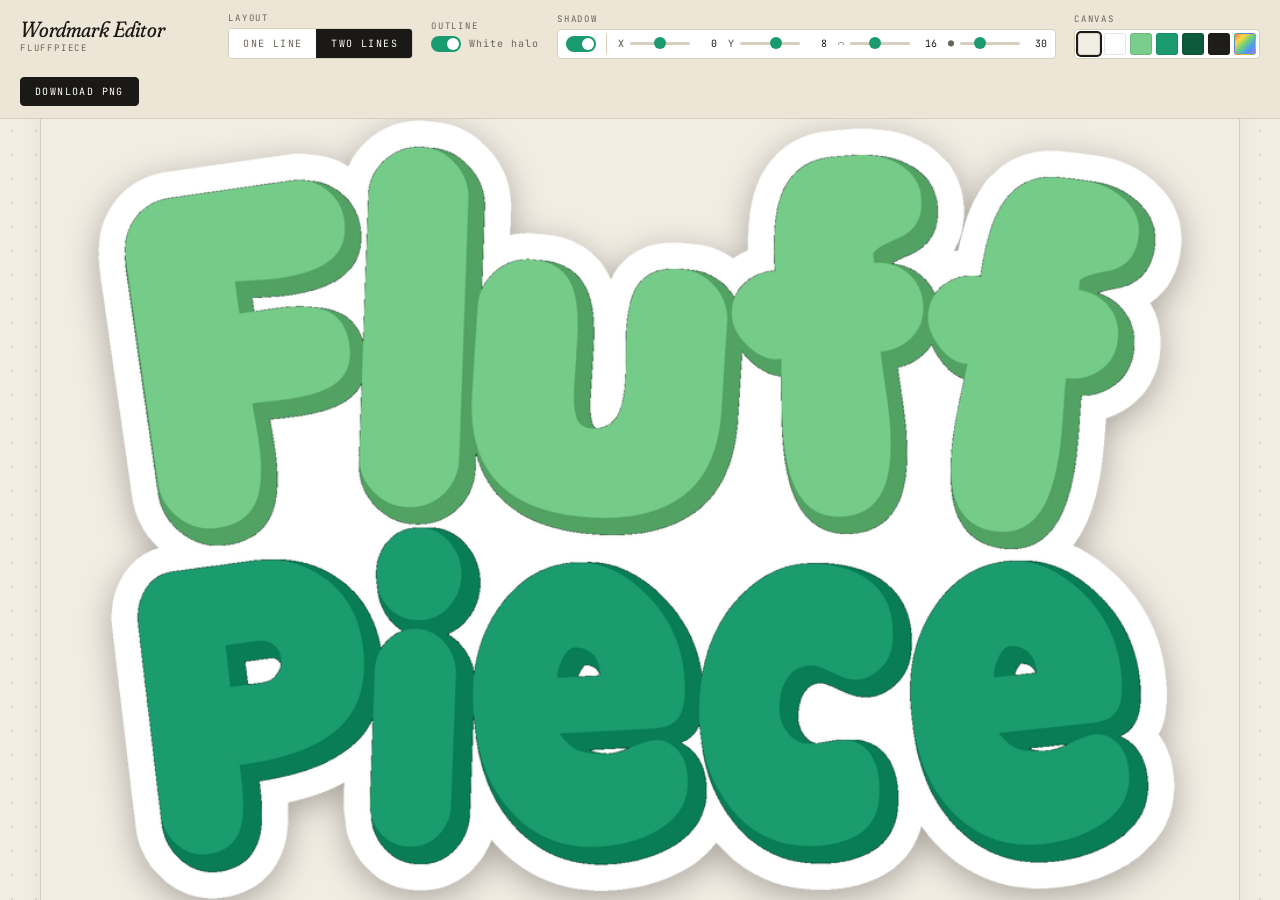
<file: editor.html>
<!doctype html>
<html lang="en">
<head>
<meta charset="utf-8">
<meta name="viewport" content="width=device-width,initial-scale=1">
<title>FluffPiece — Wordmark Editor</title>
<link rel="preconnect" href="https://fonts.googleapis.com">
<link rel="preconnect" href="https://fonts.gstatic.com" crossorigin>
<link href="https://fonts.googleapis.com/css2?family=Manrope:wght@300..800&family=JetBrains+Mono:wght@400;500&family=Fraunces:ital,opsz,SOFT@0,9..144,0..100;1,9..144,0..100&display=swap" rel="stylesheet">
<style>
  :root {
    --paper:        #F2EDE3;
    --paper-warm:   #EDE6D6;
    --paper-deep:   #DDD4C0;
    --surface:      #FFFFFF;
    --ink:          #1B1916;
    --ink-soft:     #6A655B;
    --ink-faint:    #B7B0A0;
    --rule:         #D6CFBE;
    --green-light:  #7ACD8C;
    --green-dark:   #199B6F;
    --green-deep:   #0E5A3F;
    --char:         #1F1D1A;

    --serif: "Fraunces", Georgia, serif;
    --sans:  "Manrope", system-ui, sans-serif;
    --mono:  "JetBrains Mono", ui-monospace, monospace;
  }
  * { box-sizing: border-box; margin: 0; padding: 0; }
  html, body { height: 100%; }
  body {
    font-family: var(--sans);
    background: var(--paper);
    color: var(--ink);
    overflow: hidden;
    display: grid;
    grid-template-rows: auto 1fr;
    -webkit-font-smoothing: antialiased;
  }

  /* Top bar */
  header.bar {
    background: var(--paper-warm);
    border-bottom: 1px solid var(--rule);
    padding: 12px 20px;
    display: flex;
    align-items: center;
    gap: 18px;
    flex-wrap: wrap;
  }
  .brand {
    font-family: var(--serif);
    font-style: italic;
    font-variation-settings: "opsz" 144, "SOFT" 100;
    font-size: 22px;
    line-height: 1;
    margin-right: auto;
    padding-right: 12px;
  }
  .brand small {
    display: block;
    font-family: var(--mono);
    font-style: normal;
    font-variation-settings: normal;
    font-size: 9px;
    letter-spacing: 0.2em;
    text-transform: uppercase;
    color: var(--ink-soft);
    margin-top: 4px;
  }

  .seg {
    display: inline-flex;
    border: 1px solid var(--rule);
    border-radius: 4px;
    overflow: hidden;
    background: white;
  }
  .seg button {
    background: white; border: 0;
    padding: 8px 14px;
    font-family: var(--mono);
    font-size: 10px;
    text-transform: uppercase;
    letter-spacing: 0.14em;
    cursor: pointer;
    color: var(--ink-soft);
    transition: background 0.15s, color 0.15s;
  }
  .seg button:hover { color: var(--ink); }
  .seg button.active { background: var(--ink); color: white; }
  .seg button + button { border-left: 1px solid var(--rule); }
  .seg button.active + button,
  .seg button + button.active { border-left-color: var(--ink); }

  .field { display: flex; flex-direction: column; gap: 4px; }
  .field label {
    font-family: var(--mono);
    font-size: 9px;
    letter-spacing: 0.2em;
    text-transform: uppercase;
    color: var(--ink-soft);
  }
  .field-row { display: flex; align-items: center; gap: 8px; }

  /* Toggle switch */
  .toggle { display: inline-flex; align-items: center; gap: 8px; cursor: pointer; user-select: none; }
  .toggle input { display: none; }
  .toggle .knob {
    width: 30px; height: 16px;
    background: var(--rule);
    border-radius: 10px;
    position: relative;
    transition: background 0.15s;
  }
  .toggle .knob::after {
    content: '';
    position: absolute;
    top: 2px; left: 2px;
    width: 12px; height: 12px;
    background: white;
    border-radius: 50%;
    transition: transform 0.15s;
  }
  .toggle input:checked + .knob { background: var(--green-dark); }
  .toggle input:checked + .knob::after { transform: translateX(14px); }
  .label-mono {
    font-family: var(--mono); font-size: 10px;
    letter-spacing: 0.1em; color: var(--ink-soft);
  }

  /* Shadow control row */
  .shadow-row {
    gap: 10px;
    padding: 4px 8px;
    border: 1px solid var(--rule);
    border-radius: 4px;
    background: white;
  }
  .shadow-row .divider {
    width: 1px; height: 20px;
    background: var(--rule);
  }
  .mini-control {
    display: inline-flex;
    align-items: center;
    gap: 5px;
  }
  .mini-icon {
    font-family: var(--mono);
    font-size: 10px;
    font-weight: 500;
    color: var(--ink-soft);
    min-width: 8px;
    text-align: center;
  }

  /* Range slider styling */
  input[type="range"] {
    -webkit-appearance: none;
    appearance: none;
    background: transparent;
    cursor: pointer;
    height: 14px;
    margin: 0;
  }
  input[type="range"]::-webkit-slider-runnable-track {
    height: 3px; background: var(--rule); border-radius: 2px;
  }
  input[type="range"]::-moz-range-track {
    height: 3px; background: var(--rule); border-radius: 2px;
  }
  input[type="range"]::-webkit-slider-thumb {
    -webkit-appearance: none; appearance: none;
    width: 12px; height: 12px;
    background: var(--green-dark); border-radius: 50%;
    margin-top: -5px;
  }
  input[type="range"]::-moz-range-thumb {
    width: 12px; height: 12px;
    background: var(--green-dark); border-radius: 50%; border: 0;
  }
  .num {
    font-family: var(--mono);
    font-size: 10px;
    color: var(--ink);
    min-width: 22px;
    text-align: right;
  }

  /* Canvas swatches */
  .swatches {
    display: inline-flex; gap: 4px; align-items: center;
    border: 1px solid var(--rule);
    border-radius: 4px;
    padding: 3px;
    background: white;
  }
  .swatch {
    width: 22px; height: 22px;
    border-radius: 3px;
    cursor: pointer;
    border: 1px solid rgba(0,0,0,0.1);
    padding: 0;
    transition: transform 0.1s;
  }
  .swatch:hover { transform: scale(1.1); }
  .swatch.active { box-shadow: 0 0 0 2px var(--ink); }
  .swatch.custom {
    position: relative;
    background: linear-gradient(135deg, #ff6b6b, #ffd93d, #6bcf7f, #4d96ff, #b475e0);
  }
  .swatch input[type="color"] {
    width: 22px; height: 22px;
    border: 0; background: transparent;
    cursor: pointer; padding: 0;
    opacity: 0; position: absolute;
  }

  button.btn {
    background: white;
    border: 1px solid var(--rule);
    border-radius: 4px;
    padding: 7px 14px;
    font-family: var(--mono);
    font-size: 10px;
    text-transform: uppercase;
    letter-spacing: 0.14em;
    cursor: pointer;
    color: var(--ink);
    transition: border-color 0.15s, transform 0.05s;
  }
  button.btn:hover { border-color: var(--ink); }
  button.btn:active { transform: translateY(1px); }
  button.btn.primary {
    background: var(--ink); color: white; border-color: var(--ink);
  }
  button.btn.primary:hover { background: var(--green-dark); border-color: var(--green-dark); }

  /* Stage */
  main { overflow: hidden; min-height: 0; display: flex; }
  .stage {
    flex: 1;
    background: var(--paper);
    overflow: auto;
    padding: 40px;
    display: flex;
    align-items: center;
    justify-content: center;
    background-image: radial-gradient(circle, var(--paper-deep) 1px, transparent 1px);
    background-size: 24px 24px;
  }
  .canvas {
    background: var(--paper);
    border: 1px solid var(--rule);
    box-shadow: 0 1px 0 rgba(0,0,0,0.03), 0 8px 24px rgba(27,25,22,0.04);
    width: 100%;
    max-width: 1200px;
    aspect-ratio: 944/682;  /* updated by JS based on layout */
    position: relative;
    transition: aspect-ratio 0.2s, background 0.15s;
    display: flex;
    align-items: center;
    justify-content: center;
    padding: 50px;
    box-sizing: content-box;  /* aspect-ratio refers to content area, not border-box */
  }
  .canvas img.logo {
    width: 100%;
    height: 100%;
    object-fit: contain;
    display: block;
    transition: opacity 0.1s;
  }
  .canvas .corner {
    position: absolute;
    width: 12px; height: 12px;
    border: 1px solid var(--ink-faint);
    pointer-events: none;
  }
  .canvas .corner.tl { top: 6px; left: 6px; border-right: 0; border-bottom: 0; }
  .canvas .corner.tr { top: 6px; right: 6px; border-left: 0; border-bottom: 0; }
  .canvas .corner.bl { bottom: 6px; left: 6px; border-right: 0; border-top: 0; }
  .canvas .corner.br { bottom: 6px; right: 6px; border-left: 0; border-top: 0; }
  .canvas .info {
    position: absolute;
    bottom: 14px; left: 14px;
    font-family: var(--mono);
    font-size: 9px;
    letter-spacing: 0.18em;
    text-transform: uppercase;
    color: var(--ink-faint);
    pointer-events: none;
  }

  /* Toast */
  .toast {
    position: fixed;
    bottom: 30px; left: 50%;
    transform: translateX(-50%) translateY(20px);
    background: var(--ink); color: white;
    padding: 10px 18px;
    border-radius: 4px;
    font-family: var(--mono);
    font-size: 11px;
    letter-spacing: 0.05em;
    opacity: 0;
    pointer-events: none;
    transition: opacity 0.2s, transform 0.2s;
    z-index: 100;
  }
  .toast.show {
    opacity: 1;
    transform: translateX(-50%) translateY(0);
  }
</style>
</head>
<body>

<header class="bar">
  <div class="brand">
    Wordmark Editor
    <small>FluffPiece</small>
  </div>

  <div class="field">
    <label>Layout</label>
    <div class="seg" id="layout-seg">
      <button data-layout="1">One line</button>
      <button class="active" data-layout="2">Two lines</button>
    </div>
  </div>

  <div class="field">
    <label>Outline</label>
    <div class="field-row">
      <label class="toggle">
        <input type="checkbox" id="halo-on" checked>
        <span class="knob"></span>
      </label>
      <span class="label-mono">White halo</span>
    </div>
  </div>

  <div class="field">
    <label>Shadow</label>
    <div class="field-row shadow-row">
      <label class="toggle">
        <input type="checkbox" id="shadow-on" checked>
        <span class="knob"></span>
      </label>
      <span class="divider"></span>
      <div class="mini-control" title="Horizontal offset">
        <span class="mini-icon">X</span>
        <input type="range" id="shadow-x" min="-30" max="30" step="1" value="0" style="width: 60px;">
        <span class="num" id="shadow-x-val">0</span>
      </div>
      <div class="mini-control" title="Vertical offset">
        <span class="mini-icon">Y</span>
        <input type="range" id="shadow-y" min="-30" max="30" step="1" value="8" style="width: 60px;">
        <span class="num" id="shadow-y-val">8</span>
      </div>
      <div class="mini-control" title="Blur">
        <span class="mini-icon">⌒</span>
        <input type="range" id="shadow-blur" min="0" max="40" step="1" value="16" style="width: 60px;">
        <span class="num" id="shadow-blur-val">16</span>
      </div>
      <div class="mini-control" title="Opacity">
        <span class="mini-icon">●</span>
        <input type="range" id="shadow-op" min="0" max="100" step="1" value="30" style="width: 60px;">
        <span class="num" id="shadow-op-val">30</span>
      </div>
    </div>
  </div>

  <div class="field">
    <label>Canvas</label>
    <div class="swatches" id="canvas-swatches">
      <button class="swatch active" data-color="#F2EDE3" style="background:#F2EDE3" title="Paper"></button>
      <button class="swatch"        data-color="#FFFFFF" style="background:#FFFFFF" title="White"></button>
      <button class="swatch"        data-color="#7ACD8C" style="background:#7ACD8C" title="Cumulus"></button>
      <button class="swatch"        data-color="#199B6F" style="background:#199B6F" title="Meadow"></button>
      <button class="swatch"        data-color="#0E5A3F" style="background:#0E5A3F" title="Forest"></button>
      <button class="swatch"        data-color="#1F1D1A" style="background:#1F1D1A" title="Charcoal"></button>
      <label class="swatch custom" title="Custom color">
        <input type="color" id="canvas-custom" value="#F2EDE3">
      </label>
    </div>
  </div>

  <button class="btn primary" id="download">Download PNG</button>
</header>

<main>
  <div class="stage">
    <div class="canvas" id="canvas">
      <div class="corner tl"></div>
      <div class="corner tr"></div>
      <div class="corner bl"></div>
      <div class="corner br"></div>
      <img class="logo" id="logo-img" alt="FluffPiece logo">
      <div class="info" id="info"></div>
    </div>
  </div>
</main>

<div class="toast" id="toast"></div>

<script>
const COMPOSITES = {
  '2line_off': {src: 'assets/fluffpiece-stacked.png', w: 944, h: 682},
  '2line_on': {src: 'assets/fluffpiece-stacked-sticker.png', w: 944, h: 682},
  '1line_off': {src: 'assets/fluffpiece-horizontal.png', w: 1873, h: 404},
  '1line_on': {src: 'assets/fluffpiece-horizontal-sticker.png', w: 1873, h: 404},
};

const state = {
  layout: '2',
  haloOn: true,
  shadowOn: true,
  shadowX: 0,
  shadowY: 8,
  shadowBlur: 16,
  shadowOp: 30,
  canvasBg: '#F2EDE3'
};

const canvasEl = document.getElementById('canvas');
const logoImg = document.getElementById('logo-img');
const info = document.getElementById('info');

function render() {
  const key = state.layout + 'line_' + (state.haloOn ? 'on' : 'off');
  const comp = COMPOSITES[key];
  logoImg.src = comp.src;
  canvasEl.style.aspectRatio = `${comp.w} / ${comp.h}`;

  // CSS drop-shadow follows the image's alpha channel — traces the outer
  // perimeter of the white halo (or the letters themselves if halo is off).
  if (state.shadowOn) {
    const op = state.shadowOp / 100;
    logoImg.style.filter =
      `drop-shadow(${state.shadowX}px ${state.shadowY}px ${state.shadowBlur}px rgba(0,0,0,${op}))`;
  } else {
    logoImg.style.filter = 'none';
  }

  info.textContent =
    `${state.layout === '2' ? 'Two lines' : 'One line'} · outline ${state.haloOn ? 'on' : 'off'} · shadow ${state.shadowOn ? 'on' : 'off'} · ${comp.w}×${comp.h}`;
}

// Layout toggle
document.getElementById('layout-seg').addEventListener('click', (e) => {
  if (!e.target.dataset.layout) return;
  document.querySelectorAll('#layout-seg button').forEach(b => b.classList.remove('active'));
  e.target.classList.add('active');
  state.layout = e.target.dataset.layout;
  render();
});

// Outline toggle
document.getElementById('halo-on').addEventListener('change', (e) => {
  state.haloOn = e.target.checked;
  render();
});

// Shadow controls
document.getElementById('shadow-on').addEventListener('change', (e) => {
  state.shadowOn = e.target.checked;
  render();
});
function bindShadowSlider(id, prop) {
  const input = document.getElementById(id);
  const val = document.getElementById(id + '-val');
  input.addEventListener('input', (e) => {
    state[prop] = parseInt(e.target.value);
    val.textContent = state[prop];
    render();
  });
}
bindShadowSlider('shadow-x',    'shadowX');
bindShadowSlider('shadow-y',    'shadowY');
bindShadowSlider('shadow-blur', 'shadowBlur');
bindShadowSlider('shadow-op',   'shadowOp');

// Canvas swatches
function setCanvasBg(color) {
  canvasEl.style.background = color;
  document.getElementById('canvas-custom').value = color;
  document.querySelectorAll('#canvas-swatches .swatch').forEach(b => {
    b.classList.toggle('active', b.dataset.color && b.dataset.color.toLowerCase() === color.toLowerCase());
  });
  state.canvasBg = color;
}
document.querySelectorAll('#canvas-swatches .swatch[data-color]').forEach(b => {
  b.addEventListener('click', () => setCanvasBg(b.dataset.color));
});
document.getElementById('canvas-custom').addEventListener('input', (e) => {
  setCanvasBg(e.target.value);
});

// Download — saves the current composite as a PNG
document.getElementById('download').addEventListener('click', () => {
  const key = state.layout + 'line_' + (state.haloOn ? 'on' : 'off');
  const comp = COMPOSITES[key];
  const a = document.createElement('a');
  a.href = comp.src;
  a.download = `fluffpiece-${state.layout}line${state.haloOn ? '-halo' : ''}.png`;
  document.body.appendChild(a);
  a.click();
  document.body.removeChild(a);
  showToast('PNG downloaded');
});

function showToast(msg) {
  const t = document.getElementById('toast');
  t.textContent = msg;
  t.classList.add('show');
  clearTimeout(t._timer);
  t._timer = setTimeout(() => t.classList.remove('show'), 2200);
}

render();
</script>
</body>
</html>
</file>
<file: styles.css>
/* =========================================================================
   FluffPiece — Logo Guidelines
   Working-doc styling. Editable tokens drive every brand surface.
   ========================================================================= */

:root {
  /* Brand color tokens — editable via the palette section */
  --c-mint:    #7fcd89;   /* Fluff green (lighter) */
  --c-forest:  #268a52;   /* Piece green (deeper) */
  --c-cream:   #faf7ee;
  --c-ink:     #1f2933;
  --c-blush:   #ffd6b8;   /* accent */
  --c-sky:     #cfe9f5;   /* accent */

  /* Doc chrome (not part of brand — guideline UI only) */
  --doc-bg:        #f4f4ef;
  --doc-surface:   #ffffff;
  --doc-line:      #e5e5dc;
  --doc-line-2:    #efefe7;
  --doc-text:      #1c1c1a;
  --doc-text-2:    #585852;
  --doc-text-3:    #8a8a82;
  --doc-accent:    #2e7d52;
  --doc-danger:    #b4342a;

  --radius:        12px;
  --radius-lg:     20px;
  --shadow-sm:     0 1px 2px rgba(20, 20, 16, 0.04);
  --shadow-md:     0 6px 24px rgba(20, 20, 16, 0.06);

  --side-w:        240px;
  --bar-h:         56px;

  /* Interactive — clear space multiplier */
  --clear-x:       1;
  /* Interactive — min size in px */
  --min-digital:   80px;
  --min-print:     80px; /* rendered px proxy for the print mm preview */
}

/* Reset-ish */
*, *::before, *::after { box-sizing: border-box; }
html, body { margin: 0; padding: 0; }
img { display: block; max-width: 100%; height: auto; }
button { font: inherit; cursor: pointer; }
a { color: inherit; }

body {
  background: var(--doc-bg);
  color: var(--doc-text);
  font-family: 'Inter', -apple-system, BlinkMacSystemFont, system-ui, sans-serif;
  font-size: 15px;
  line-height: 1.55;
  -webkit-font-smoothing: antialiased;
  text-rendering: optimizeLegibility;
}

/* =========================================================================
   Toolbar
   ========================================================================= */

.toolbar {
  position: sticky;
  top: 0;
  z-index: 50;
  height: var(--bar-h);
  display: flex;
  align-items: center;
  justify-content: space-between;
  gap: 12px;
  padding: 0 20px;
  background: rgba(255,255,255,0.85);
  backdrop-filter: saturate(180%) blur(10px);
  -webkit-backdrop-filter: saturate(180%) blur(10px);
  border-bottom: 1px solid var(--doc-line);
}
.toolbar-left, .toolbar-right { display: flex; align-items: center; gap: 12px; }
.toolbar-mark {
  display: inline-block;
  font-family: 'Nunito', system-ui, sans-serif;
  font-weight: 900;
  font-size: 17px;
  letter-spacing: -0.01em;
  color: var(--c-forest);
}
.toolbar-mark::first-letter { color: var(--c-mint); }
.toolbar-divider { width: 1px; height: 18px; background: var(--doc-line); }
.toolbar-doc { color: var(--doc-text-2); font-size: 13px; }

.save-status {
  font-size: 12px;
  color: var(--doc-text-3);
  padding: 4px 10px;
  border-radius: 999px;
  background: var(--doc-line-2);
}
.save-status.saving { color: var(--doc-accent); background: #e6f3ec; }

.btn {
  border: 1px solid var(--doc-line);
  background: white;
  border-radius: 8px;
  padding: 6px 12px;
  font-size: 13px;
  font-weight: 500;
  color: var(--doc-text);
  transition: background .12s ease, border-color .12s ease;
}
.btn:hover { background: var(--doc-line-2); }
.btn-ghost { background: transparent; }
.btn-ghost:hover { background: var(--doc-line-2); }
.btn-danger { color: var(--doc-danger); border-color: #f1d2cf; }
.btn-danger:hover { background: #fbecea; }

/* =========================================================================
   Layout
   ========================================================================= */

.layout {
  display: grid;
  grid-template-columns: var(--side-w) 1fr;
  align-items: start;
  max-width: 1400px;
  margin: 0 auto;
}

.sidenav {
  position: sticky;
  top: var(--bar-h);
  align-self: start;
  height: calc(100vh - var(--bar-h));
  overflow-y: auto;
  padding: 28px 20px 28px 24px;
  border-right: 1px solid var(--doc-line);
}
.sidenav ol {
  list-style: none;
  margin: 0;
  padding: 0;
  counter-reset: nav;
}
.sidenav li {
  counter-increment: nav;
}
.sidenav a {
  display: block;
  padding: 6px 10px;
  margin: 1px 0;
  border-radius: 6px;
  font-size: 13px;
  color: var(--doc-text-2);
  text-decoration: none;
  position: relative;
}
.sidenav a::before {
  content: counter(nav, decimal-leading-zero);
  display: inline-block;
  width: 24px;
  font-variant-numeric: tabular-nums;
  color: var(--doc-text-3);
  font-size: 11px;
}
.sidenav a:hover { background: var(--doc-line-2); color: var(--doc-text); }
.sidenav a.is-active { background: #e6f3ec; color: var(--doc-accent); }
.sidenav a.is-active::before { color: var(--doc-accent); }

.sidenav-footer { margin-top: 22px; padding-top: 14px; border-top: 1px solid var(--doc-line); }
.muted { color: var(--doc-text-3); }
.small { font-size: 12px; }

.content {
  padding: 28px 56px 96px;
  max-width: 1100px;
}

/* =========================================================================
   Section base
   ========================================================================= */

.section {
  background: var(--doc-surface);
  border: 1px solid var(--doc-line);
  border-radius: var(--radius-lg);
  padding: 36px 40px;
  margin-bottom: 28px;
  box-shadow: var(--shadow-sm);
  scroll-margin-top: calc(var(--bar-h) + 16px);
}
.section-head {
  display: flex;
  align-items: baseline;
  gap: 14px;
  margin-bottom: 18px;
}
.section-num {
  font-family: 'Fraunces', Georgia, serif;
  font-weight: 500;
  font-style: italic;
  font-size: 16px;
  color: var(--c-forest);
  letter-spacing: -0.01em;
}
.section h2 {
  margin: 0;
  font-family: 'Fraunces', Georgia, serif;
  font-weight: 600;
  font-size: 28px;
  letter-spacing: -0.015em;
  color: var(--doc-text);
}
.section h4 {
  margin: 0 0 4px;
  font-family: 'Inter', sans-serif;
  font-weight: 600;
  font-size: 14px;
  letter-spacing: -0.005em;
}
.prose p {
  margin: 0 0 12px;
  color: var(--doc-text-2);
  max-width: 70ch;
  font-size: 15px;
}
.prose p strong { color: var(--doc-text); font-weight: 600; }
.prose.two-col {
  column-count: 2;
  column-gap: 32px;
}
@media (max-width: 720px) {
  .prose.two-col { column-count: 1; }
}

.callout-list {
  list-style: none;
  margin: 18px 0 0;
  padding: 0;
  display: grid;
  gap: 8px;
}
.callout-list li {
  background: var(--doc-line-2);
  border-radius: 8px;
  padding: 10px 14px;
  font-size: 14px;
  color: var(--doc-text);
}
.callout-list li strong { color: var(--c-forest); margin-right: 6px; }

/* =========================================================================
   Cover
   ========================================================================= */

.section-cover {
  background:
    radial-gradient(1200px 400px at 90% -10%, #eaf6ed 0%, transparent 60%),
    radial-gradient(800px 400px at -10% 110%, #fff3e3 0%, transparent 50%),
    var(--doc-surface);
  padding: 56px 48px;
}
.cover-grid {
  display: grid;
  grid-template-columns: 1.1fr 1fr;
  gap: 40px;
  align-items: center;
}
@media (max-width: 920px) { .cover-grid { grid-template-columns: 1fr; } }

.eyebrow {
  margin: 0 0 12px;
  text-transform: uppercase;
  letter-spacing: 0.14em;
  font-size: 11px;
  font-weight: 600;
  color: var(--c-forest);
}
.cover-title {
  margin: 0 0 14px;
  font-family: 'Nunito', system-ui, sans-serif;
  font-weight: 900;
  font-size: clamp(48px, 7vw, 84px);
  letter-spacing: -0.03em;
  line-height: 0.95;
  color: var(--c-forest);
}
.cover-title::first-letter { color: var(--c-mint); }
.cover-tagline {
  margin: 0 0 24px;
  font-family: 'Fraunces', Georgia, serif;
  font-style: italic;
  font-size: 19px;
  color: var(--doc-text-2);
  max-width: 36ch;
}
.cover-meta {
  display: grid;
  grid-template-columns: repeat(2, minmax(0, 1fr));
  gap: 12px 24px;
  margin: 0;
}
.cover-meta div { border-top: 1px solid var(--doc-line); padding-top: 8px; }
.cover-meta dt {
  font-size: 11px;
  text-transform: uppercase;
  letter-spacing: 0.1em;
  color: var(--doc-text-3);
  font-weight: 500;
  margin-bottom: 2px;
}
.cover-meta dd {
  margin: 0;
  font-size: 14px;
  color: var(--doc-text);
  font-weight: 500;
}
.cover-stage { display: flex; justify-content: center; }

/* =========================================================================
   Logo stages
   ========================================================================= */

.logo-stage {
  background: var(--c-cream);
  border: 1px solid var(--doc-line);
  border-radius: var(--radius);
  padding: 32px;
  display: flex;
  align-items: center;
  justify-content: center;
  min-height: 200px;
  width: 100%;
}
.logo-stage-large { min-height: 320px; padding: 56px; }
.logo-stage-tall { min-height: 320px; }
.logo-stage-wide { min-height: 200px; }
.logo-stage-checker {
  background:
    repeating-conic-gradient(#e8e3d8 0 25%, #f5f1e6 0 50%) 0 0/24px 24px;
}

.logo-img { max-width: 100%; height: auto; display: block; }
.logo-stacked { max-height: 320px; max-width: 360px; }
.logo-stage-large .logo-stacked { max-height: 460px; max-width: 520px; }
.logo-horizontal { max-width: 480px; }

.mono-dark { filter: brightness(0); }
.mono-light { filter: brightness(0) invert(1); }

/* =========================================================================
   Embedded wordmark editor
   ========================================================================= */

.editor-shell {
  margin-top: 12px;
  border: 1px solid var(--doc-line);
  border-radius: var(--radius);
  overflow: hidden;
  background: #f2ede3; /* matches the editor's paper tone for seamless seams */
}
.editor-frame {
  display: block;
  width: 100%;
  height: 620px;
  border: 0;
  background: #f2ede3;
}
@media (max-width: 920px) {
  .editor-frame { height: 720px; }
}
.editor-foot {
  display: flex;
  align-items: center;
  justify-content: space-between;
  gap: 12px;
  padding: 10px 16px;
  background: var(--doc-surface);
  border-top: 1px solid var(--doc-line);
  font-size: 12px;
}
.editor-foot a {
  color: var(--doc-accent);
  text-decoration: none;
  font-weight: 600;
}
.editor-foot a:hover { text-decoration: underline; }

/* =========================================================================
   Anatomy grid
   ========================================================================= */

.anatomy-grid {
  display: grid;
  grid-template-columns: repeat(2, minmax(0, 1fr));
  gap: 20px;
  margin-top: 8px;
}
@media (max-width: 720px) { .anatomy-grid { grid-template-columns: 1fr; } }
.anatomy-card {
  margin: 0;
  border: 1px solid var(--doc-line);
  border-radius: var(--radius);
  overflow: hidden;
  background: var(--doc-surface);
}
.anatomy-thumb {
  background: var(--c-cream);
  padding: 24px;
  display: flex;
  align-items: center;
  justify-content: center;
  min-height: 180px;
}
.anatomy-thumb img { max-height: 140px; max-width: 220px; }
.anatomy-card figcaption {
  padding: 14px 16px 16px;
  border-top: 1px solid var(--doc-line);
}
.anatomy-card p { margin: 0; font-size: 13px; color: var(--doc-text-2); }

/* =========================================================================
   Lockups grid
   ========================================================================= */

.lockup-grid {
  display: grid;
  grid-template-columns: repeat(3, minmax(0, 1fr));
  gap: 20px;
  margin-top: 8px;
}
@media (max-width: 920px) { .lockup-grid { grid-template-columns: 1fr; } }
.lockup-card {
  margin: 0;
  border: 1px solid var(--doc-line);
  border-radius: var(--radius);
  overflow: hidden;
  background: var(--doc-surface);
}
.lockup-card .logo-stage {
  border: 0;
  border-radius: 0;
  border-bottom: 1px solid var(--doc-line);
  min-height: 240px;
}
.lockup-card figcaption { padding: 14px 16px 16px; }
.lockup-card p { margin: 0; font-size: 13px; color: var(--doc-text-2); }

/* =========================================================================
   Palette grid
   ========================================================================= */

.palette-grid {
  display: grid;
  grid-template-columns: repeat(auto-fit, minmax(180px, 1fr));
  gap: 16px;
  margin-top: 12px;
}
.swatch-card {
  border: 1px solid var(--doc-line);
  border-radius: var(--radius);
  overflow: hidden;
  background: var(--doc-surface);
}
.swatch-chip {
  height: 140px;
  position: relative;
  cursor: pointer;
}
.swatch-chip input[type="color"] {
  position: absolute;
  inset: 0;
  width: 100%;
  height: 100%;
  opacity: 0;
  cursor: pointer;
  border: 0;
  padding: 0;
}
.swatch-meta { padding: 12px 14px 14px; }
.swatch-name {
  display: block;
  font-size: 13px;
  font-weight: 600;
  color: var(--doc-text);
  margin-bottom: 6px;
}
.swatch-hex {
  font-family: 'JetBrains Mono', ui-monospace, SF Mono, Menlo, Consolas, monospace;
  font-size: 12px;
  color: var(--doc-text-2);
  display: block;
  margin: 0;
  background: transparent;
  border: 0;
  padding: 0;
  width: 100%;
  outline: none;
}
.swatch-hex:focus {
  background: var(--doc-line-2);
  border-radius: 4px;
  padding: 2px 4px;
  margin: -2px -4px;
}
.swatch-rgb {
  font-family: 'JetBrains Mono', ui-monospace, SF Mono, Menlo, Consolas, monospace;
  font-size: 11px;
  color: var(--doc-text-3);
  display: block;
  margin-top: 2px;
}

/* =========================================================================
   Variations grid
   ========================================================================= */

.variations-grid {
  display: grid;
  grid-template-columns: repeat(2, minmax(0, 1fr));
  gap: 20px;
  margin-top: 12px;
}
@media (max-width: 720px) { .variations-grid { grid-template-columns: 1fr; } }
.variation-card {
  margin: 0;
  border-radius: var(--radius);
  overflow: hidden;
  border: 1px solid var(--doc-line);
}
.variation-card .logo-stage {
  background: transparent;
  border: 0;
  border-radius: 0;
  min-height: 240px;
  padding: 32px;
}
.variation-card figcaption {
  background: var(--doc-surface);
  padding: 14px 16px 16px;
  border-top: 1px solid var(--doc-line);
}
.variation-card figcaption.on-dark {
  background: var(--c-ink);
  color: #f1efe6;
  border-top-color: rgba(255,255,255,0.08);
}
.variation-card figcaption.on-dark p { color: rgba(241, 239, 230, 0.7); }
.variation-card p { margin: 0; font-size: 13px; color: var(--doc-text-2); }

/* =========================================================================
   Clear space
   ========================================================================= */

.control-row {
  display: flex;
  align-items: center;
  gap: 10px;
  margin: 16px 0 18px;
  font-size: 13px;
  color: var(--doc-text-2);
  flex-wrap: wrap;
}
.control-row label { font-weight: 500; color: var(--doc-text); }
.control-row input[type="range"] { width: 200px; accent-color: var(--c-forest); }
.control-row input[type="number"] {
  width: 80px;
  border: 1px solid var(--doc-line);
  border-radius: 6px;
  padding: 4px 8px;
  font: inherit;
}
.control-row output { font-variant-numeric: tabular-nums; min-width: 36px; }

.clearspace-stage {
  background:
    repeating-linear-gradient(45deg, #f4f1e6 0 8px, #efeada 8px 16px);
  border: 1px solid var(--doc-line);
  border-radius: var(--radius);
  padding: calc(40px * var(--clear-x));
  display: flex;
  align-items: center;
  justify-content: center;
  transition: padding .18s ease;
}
.clearspace-box {
  background: var(--c-cream);
  border: 2px dashed var(--c-forest);
  border-radius: 10px;
  padding: calc(40px * var(--clear-x));
  display: flex;
  align-items: center;
  justify-content: center;
  transition: padding .18s ease;
}
.clearspace-box img { max-width: 320px; max-height: 240px; }

/* =========================================================================
   Min size
   ========================================================================= */

.minsize-stage {
  display: grid;
  grid-template-columns: repeat(3, minmax(0, 1fr));
  gap: 16px;
  align-items: end;
  margin-top: 8px;
}
@media (max-width: 720px) { .minsize-stage { grid-template-columns: 1fr; } }
.minsize-stage figure {
  margin: 0;
  background: var(--c-cream);
  border: 1px solid var(--doc-line);
  border-radius: var(--radius);
  padding: 16px;
  text-align: center;
}
.minsize-frame {
  display: flex;
  align-items: center;
  justify-content: center;
  min-height: 220px;
  padding: 10px;
}
#minDigitalLogo { width: var(--min-digital); }
#minPrintLogo { width: var(--min-print); }
#minComfortLogo { width: 200px; }
.minsize-stage figcaption {
  padding-top: 10px;
  border-top: 1px solid var(--doc-line);
  font-size: 13px;
  color: var(--doc-text-2);
}
.minsize-stage strong { color: var(--doc-text); }

/* =========================================================================
   Backgrounds
   ========================================================================= */

.bg-grid {
  display: grid;
  grid-template-columns: repeat(auto-fit, minmax(220px, 1fr));
  gap: 16px;
  margin-top: 12px;
}
.bg-card {
  border-radius: var(--radius);
  overflow: hidden;
  border: 1px solid var(--doc-line);
}
.bg-card .bg-stage {
  min-height: 180px;
  display: flex;
  align-items: center;
  justify-content: center;
  padding: 24px;
}
.bg-card .bg-stage img { max-width: 80%; max-height: 140px; }
.bg-card .bg-meta {
  background: var(--doc-surface);
  padding: 10px 14px;
  font-size: 12px;
  display: flex;
  justify-content: space-between;
  color: var(--doc-text-2);
  border-top: 1px solid var(--doc-line);
}
.bg-card .bg-meta .bg-status {
  font-weight: 600;
}
.bg-card .bg-meta .bg-status.ok { color: var(--c-forest); }
.bg-card .bg-meta .bg-status.no { color: var(--doc-danger); }

/* =========================================================================
   Misuse grid
   ========================================================================= */

.misuse-grid {
  display: grid;
  grid-template-columns: repeat(4, minmax(0, 1fr));
  gap: 16px;
  margin-top: 12px;
}
@media (max-width: 920px) { .misuse-grid { grid-template-columns: repeat(2, 1fr); } }
@media (max-width: 540px) { .misuse-grid { grid-template-columns: 1fr; } }
.misuse-card {
  margin: 0;
  border: 1px solid var(--doc-line);
  border-radius: var(--radius);
  overflow: hidden;
  background: var(--doc-surface);
  position: relative;
}
.misuse-card::before {
  content: "";
  position: absolute;
  top: 8px;
  right: 8px;
  width: 22px;
  height: 22px;
  border-radius: 50%;
  background: var(--doc-danger);
  z-index: 2;
}
.misuse-card::after {
  content: "✕";
  position: absolute;
  top: 8px;
  right: 8px;
  width: 22px;
  height: 22px;
  display: flex;
  align-items: center;
  justify-content: center;
  color: white;
  font-size: 12px;
  font-weight: 700;
  z-index: 3;
}
.misuse-frame {
  background: var(--c-cream);
  min-height: 140px;
  display: flex;
  align-items: center;
  justify-content: center;
  padding: 18px;
  overflow: hidden;
}
.misuse-frame img { max-width: 80%; max-height: 100px; }
.misuse-card figcaption {
  padding: 10px 14px 14px;
  border-top: 1px solid var(--doc-line);
  font-size: 12px;
  color: var(--doc-text-2);
}

.misuse-stretch  { transform: scaleX(1.4); transform-origin: center; }
.misuse-squish   { transform: scaleY(0.6); transform-origin: center; }
.misuse-rotate   { transform: rotate(-12deg); }
.misuse-recolor  { filter: hue-rotate(140deg) saturate(1.2); }
.misuse-shadow   { filter: drop-shadow(4px 8px 0 rgba(0,0,0,0.5)) drop-shadow(0 0 8px rgba(255,200,0,0.8)); }
.misuse-flatten  { filter: saturate(0.6) hue-rotate(-10deg) brightness(0.95) contrast(0.7); }
.misuse-bg-busy {
  background-image:
    radial-gradient(circle at 20% 30%, #ff9aa2 0 18px, transparent 19px),
    radial-gradient(circle at 70% 65%, #b5ead7 0 26px, transparent 27px),
    radial-gradient(circle at 40% 80%, #c7ceea 0 22px, transparent 23px),
    radial-gradient(circle at 85% 25%, #ffdac1 0 20px, transparent 21px),
    linear-gradient(135deg, #ffe9b3, #ffb5a7);
}
.misuse-bg-low { background: var(--c-mint); }

/* =========================================================================
   Files table
   ========================================================================= */

.files-table {
  width: 100%;
  border-collapse: separate;
  border-spacing: 0;
  margin-top: 12px;
  border: 1px solid var(--doc-line);
  border-radius: var(--radius);
  overflow: hidden;
  font-size: 13px;
}
.files-table th, .files-table td {
  padding: 10px 14px;
  text-align: left;
  border-bottom: 1px solid var(--doc-line);
  vertical-align: top;
}
.files-table th {
  background: var(--doc-line-2);
  font-weight: 600;
  font-size: 12px;
  text-transform: uppercase;
  letter-spacing: 0.06em;
  color: var(--doc-text-2);
}
.files-table tbody tr:last-child td { border-bottom: 0; }
.files-table code {
  font-family: 'JetBrains Mono', ui-monospace, SF Mono, Menlo, Consolas, monospace;
  font-size: 12px;
  background: var(--doc-line-2);
  padding: 2px 6px;
  border-radius: 4px;
  color: var(--doc-text);
}

/* =========================================================================
   Notes
   ========================================================================= */

.notes-pad {
  margin-top: 8px;
  background: #fffdf6;
  border: 1px solid #ece7d2;
  border-radius: var(--radius);
  padding: 16px 20px;
  min-height: 160px;
}
.notes-pad p {
  margin: 0 0 6px;
  color: var(--doc-text-2);
  font-size: 14px;
}

/* =========================================================================
   Edit affordances
   ========================================================================= */

[data-edit] {
  position: relative;
  border-radius: 4px;
  transition: background .12s ease, box-shadow .12s ease;
}
body[data-mode="edit"] [data-edit][contenteditable="true"]:hover {
  background: rgba(46, 125, 82, 0.06);
  box-shadow: inset 0 -1px 0 rgba(46, 125, 82, 0.25);
}
body[data-mode="edit"] [data-edit][contenteditable="true"]:focus {
  outline: 0;
  background: rgba(46, 125, 82, 0.10);
  box-shadow: inset 0 0 0 2px rgba(46, 125, 82, 0.45);
}
body[data-mode="present"] [data-edit] {
  pointer-events: auto;
}
body[data-mode="present"] [data-edit]:hover { background: transparent; box-shadow: none; }

.page-foot {
  text-align: center;
  margin-top: 24px;
  padding: 16px;
}

/* Image fallback styling: when the primary file isn't there yet, the JS swaps
   to the data-fallback. Annotate so the user knows it's a placeholder. */
img.is-fallback {
  outline: 1px dashed #c79e3a;
  outline-offset: 4px;
  border-radius: 4px;
}

/* =========================================================================
   Print
   ========================================================================= */

@media print {
  body { background: white; }
  .toolbar, .sidenav, .control-row { display: none !important; }
  .layout { display: block; max-width: none; margin: 0; }
  .content { padding: 0 24px; max-width: none; }
  .section { box-shadow: none; border: 0; padding: 24px 0; page-break-inside: avoid; }
  .section + .section { border-top: 1px solid var(--doc-line); }
  [contenteditable="true"]:focus { outline: 0; box-shadow: none; }
}
</file>
